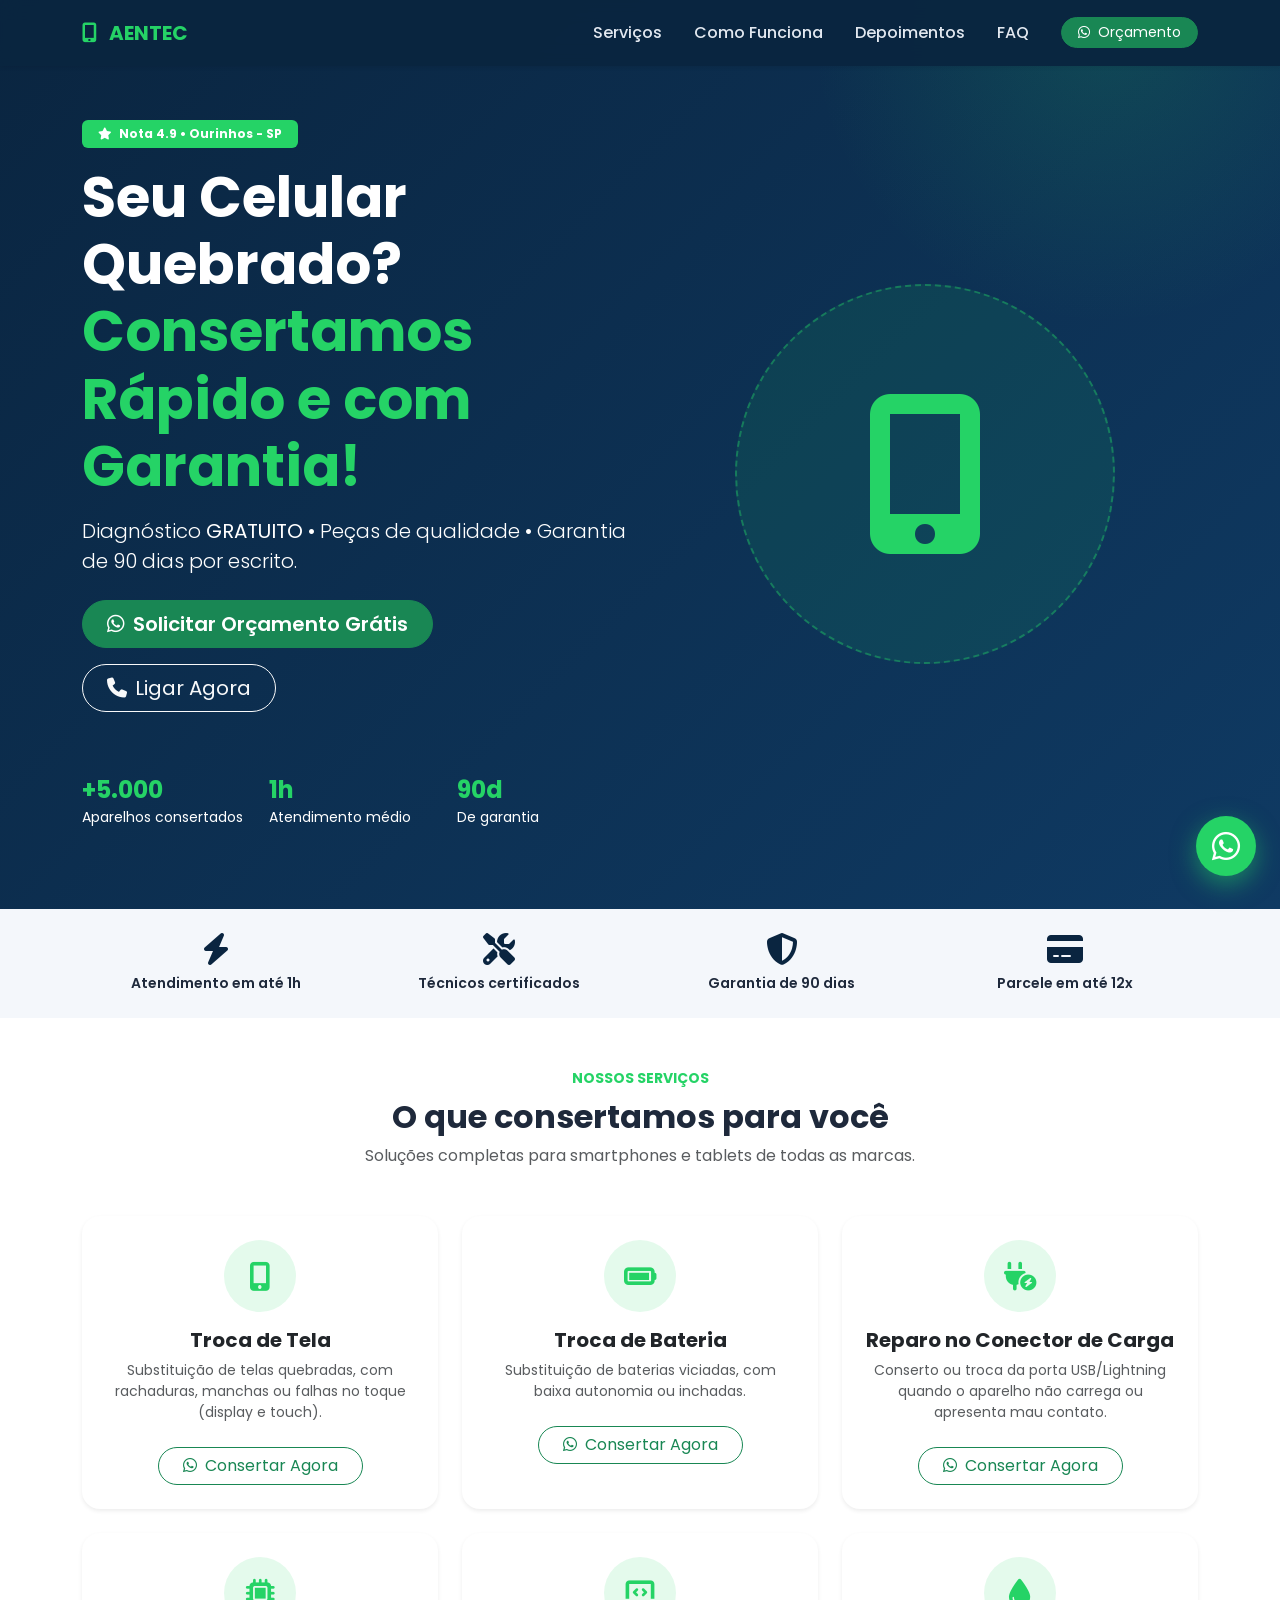
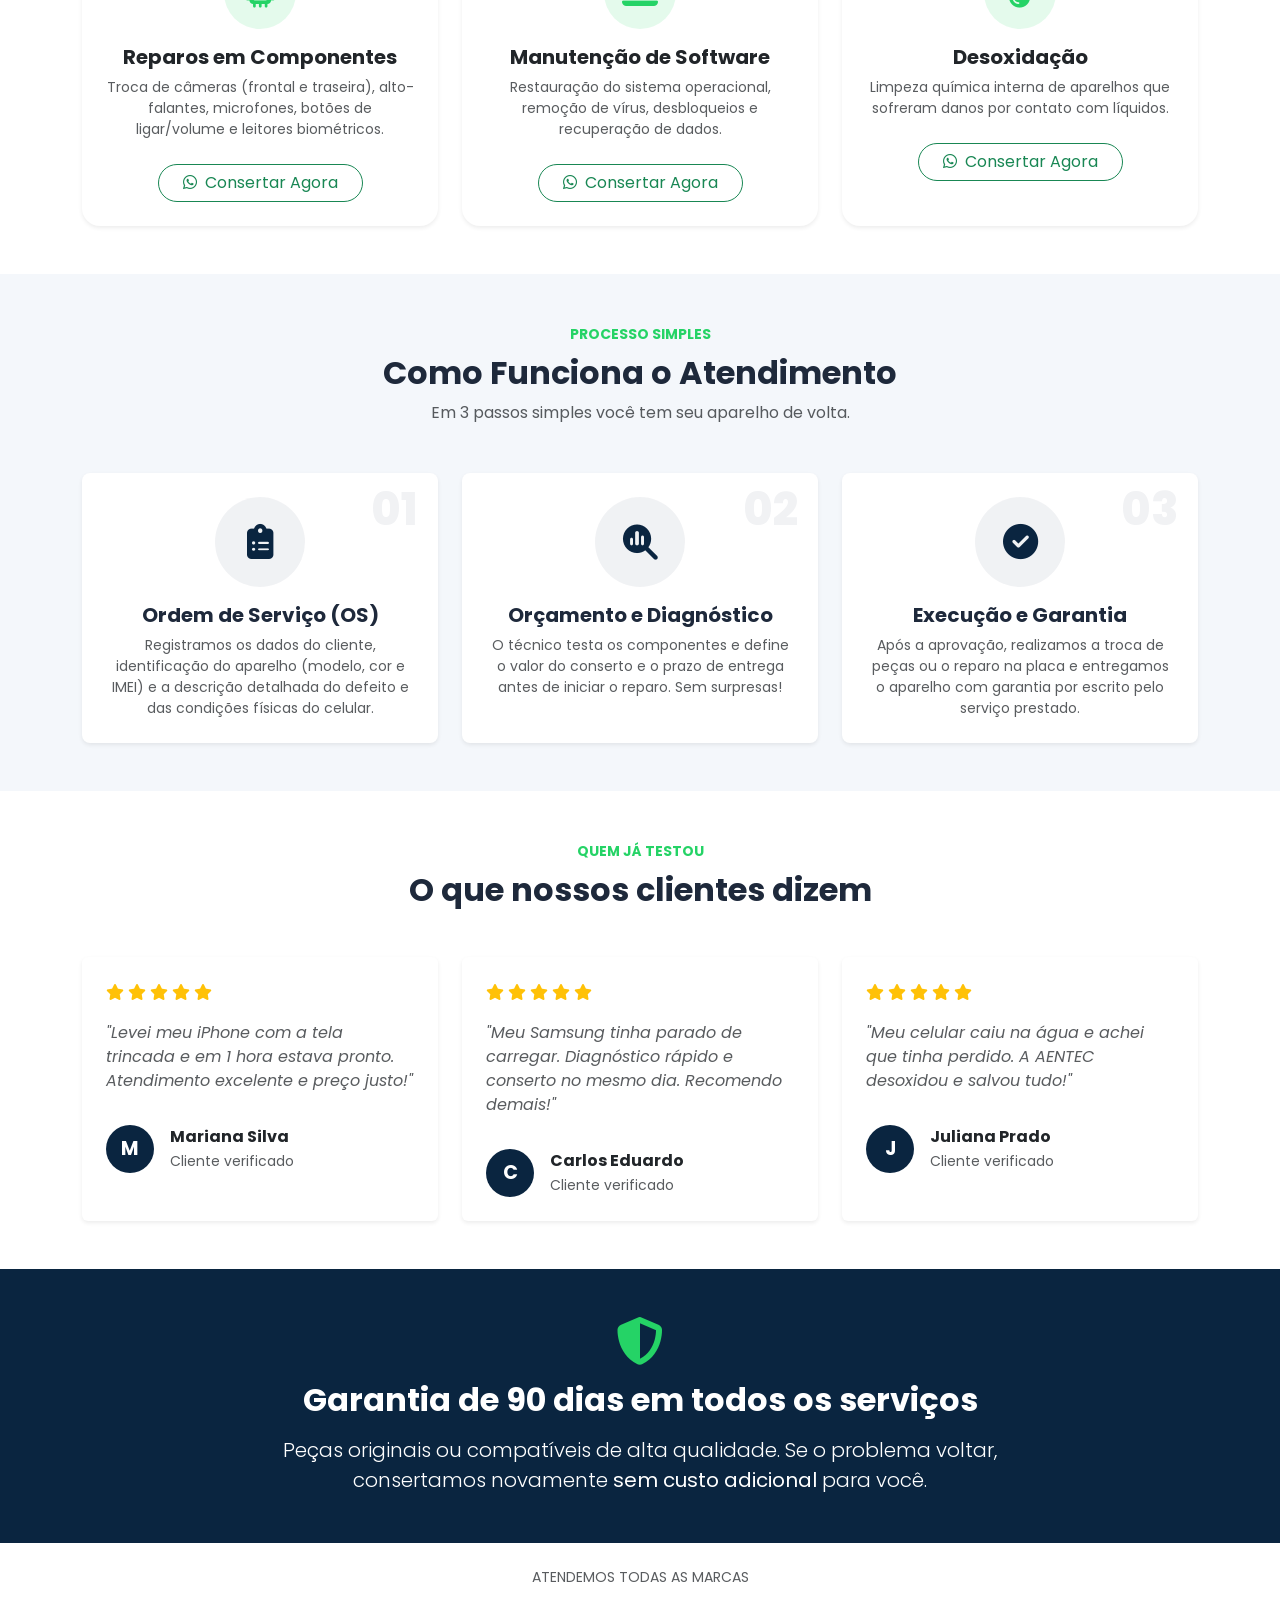
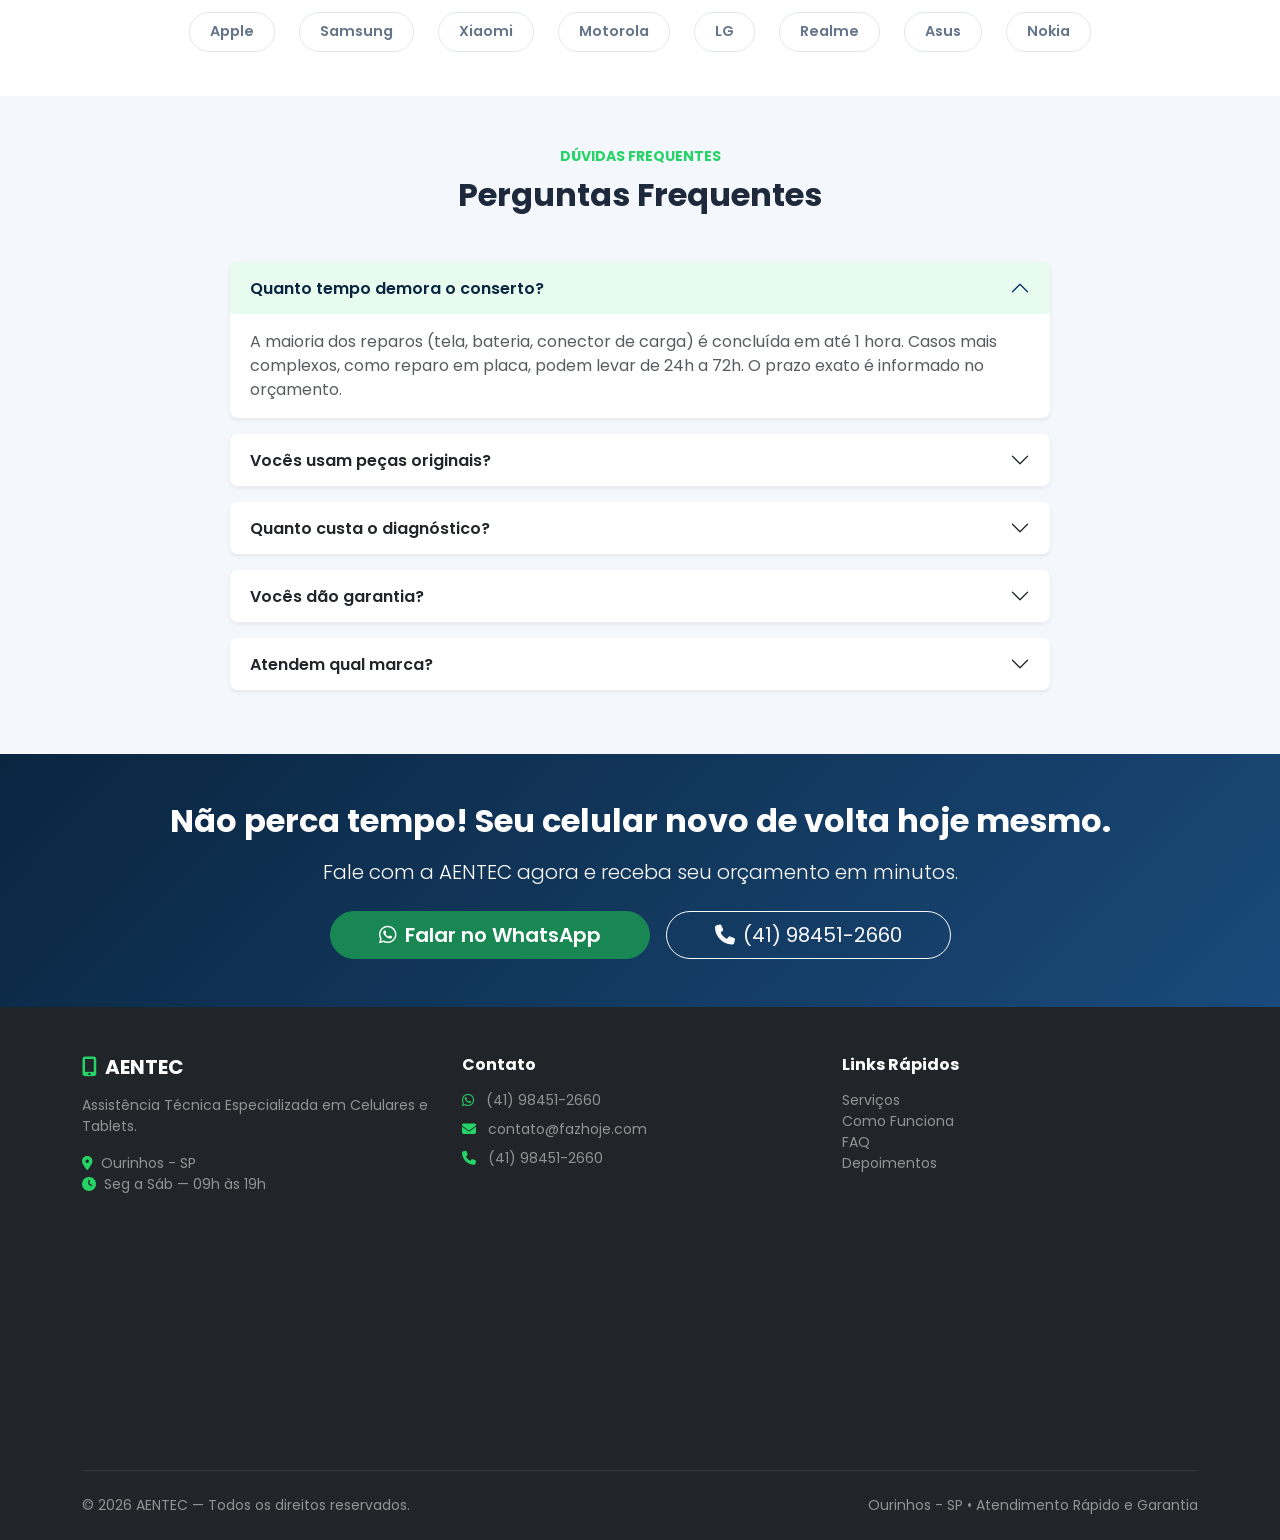
<file: aentec/index.html>
<!DOCTYPE html>
<html lang="pt-BR">
<head>
    <meta charset="UTF-8">
    <meta name="viewport" content="width=device-width, initial-scale=1.0">

    <!-- Google tag (gtag.js) -->
    <script async src="https://www.googletagmanager.com/gtag/js?id=G-NCGCXV54CT"></script>
    <script>
      window.dataLayer = window.dataLayer || [];
      function gtag(){dataLayer.push(arguments);}
      gtag('js', new Date());
      gtag('config', 'G-NCGCXV54CT');
    </script>
    <title>AENTEC — Assistência Técnica de Celulares em Ourinhos - SP</title>
    <meta name="description" content="Conserto de celulares e tablets em Ourinhos - SP. Troca de tela em até 1h, bateria, conector de carga e reparos com diagnóstico grátis e garantia de 90 dias. Fale no WhatsApp!">
    <meta name="keywords" content="assistência técnica celulares Ourinhos, conserto de celular Ourinhos SP, troca de tela celular Ourinhos, conserto iPhone Ourinhos, conserto Samsung Ourinhos, conserto Motorola Xiaomi Ourinhos, reparo conector carga, desoxidação celular, AENTEC, fazhoje">
    <meta name="author" content="AENTEC">
    <meta name="robots" content="index, follow, max-image-preview:large, max-snippet:-1, max-video-preview:-1">

    <!-- Canonical URL -->
    <link rel="canonical" href="https://fazhoje.com/aentec/">

    <!-- Geo Tags para Busca Local -->
    <meta name="geo.region" content="BR-SP">
    <meta name="geo.placename" content="Ourinhos">
    <meta name="geo.position" content="-22.9794;-49.8706">
    <meta name="ICBM" content="-22.9794, -49.8706">

    <!-- Open Graph (WhatsApp, Facebook, LinkedIn) -->
    <meta property="og:type" content="website">
    <meta property="og:site_name" content="AENTEC">
    <meta property="og:title" content="AENTEC — Assistência Técnica de Celulares em Ourinhos - SP">
    <meta property="og:description" content="Conserto de celulares e tablets em Ourinhos - SP. Troca de tela em até 1h, troca de bateria, conector e mais. Diagnóstico grátis e garantia de 90 dias.">
    <meta property="og:url" content="https://fazhoje.com/aentec/">
    <meta property="og:locale" content="pt_BR">
    <meta property="og:image" content="https://fazhoje.com/static/og-brand.png">
    <meta property="og:image:secure_url" content="https://fazhoje.com/static/og-brand.png">
    <meta property="og:image:type" content="image/png">
    <meta property="og:image:width" content="1200">
    <meta property="og:image:height" content="630">
    <meta property="og:image:alt" content="AENTEC — Assistência Técnica Especializada em Ourinhos - SP">

    <!-- Twitter Card -->
    <meta name="twitter:card" content="summary_large_image">
    <meta name="twitter:title" content="AENTEC — Assistência Técnica de Celulares em Ourinhos - SP">
    <meta name="twitter:description" content="Conserto de celulares e tablets em Ourinhos - SP. Diagnóstico grátis e garantia de 90 dias por escrito.">
    <meta name="twitter:image" content="https://fazhoje.com/static/og-brand.png">
    <meta name="twitter:image:alt" content="AENTEC — Celulares e Tablets em Ourinhos">

    <!-- Favicon & Mobile Web App Icons -->
    <link rel="shortcut icon" href="../static/favicon.ico" type="image/x-icon">
    <link rel="icon" type="image/png" sizes="32x32" href="../static/favicon-32x32.png">
    <link rel="icon" type="image/png" sizes="16x16" href="../static/favicon-16x16.png">
    <link rel="apple-touch-icon" sizes="180x180" href="../static/apple-touch-icon.png">
    <link rel="manifest" href="../site.webmanifest">
    <meta name="theme-color" content="#0A2540">
    <meta name="apple-mobile-web-app-capable" content="yes">
    <meta name="apple-mobile-web-app-status-bar-style" content="black-translucent">

    <!-- CSS Preconnect & External CDNs -->
    <link rel="preconnect" href="https://fonts.googleapis.com">
    <link rel="preconnect" href="https://fonts.gstatic.com" crossorigin>
    <link rel="preconnect" href="https://cdn.jsdelivr.net">
    <link rel="preconnect" href="https://cdnjs.cloudflare.com">

    <!-- Bootstrap 5 -->
    <link href="https://cdn.jsdelivr.net/npm/bootstrap@5.3.3/dist/css/bootstrap.min.css" rel="stylesheet">
    <!-- Font Awesome -->
    <link rel="stylesheet" href="https://cdnjs.cloudflare.com/ajax/libs/font-awesome/6.5.2/css/all.min.css">
    <!-- Google Fonts -->
    <link href="https://fonts.googleapis.com/css2?family=Poppins:wght@300;400;500;600;700;800&display=swap" rel="stylesheet">
    <!-- CSS custom -->
    <link rel="stylesheet" href="../static/css/style.css">

    <!-- Schema.org JSON-LD para SEO Estruturado (LocalBusiness + FAQPage) -->
    <script type="application/ld+json">
    {
      "@context": "https://schema.org",
      "@graph": [
        {
          "@type": "LocalBusiness",
          "@id": "https://fazhoje.com/aentec/#localbusiness",
          "name": "AENTEC",
          "alternateName": "AENTEC Assistência Técnica",
          "url": "https://fazhoje.com/aentec/",
          "logo": "https://fazhoje.com/static/og-brand.png",
          "image": "https://fazhoje.com/static/og-brand.png",
          "description": "Assistência técnica especializada em conserto e manutenção de celulares e tablets em Ourinhos - SP. Troca de tela, bateria, conector de carga e reparos com garantia de 90 dias.",
          "telephone": "+5541984512660",
          "email": "contato@fazhoje.com",
          "priceRange": "$$",
          "address": {
            "@type": "PostalAddress",
            "addressLocality": "Ourinhos",
            "addressRegion": "SP",
            "addressCountry": "BR"
          },
          "geo": {
            "@type": "GeoCoordinates",
            "latitude": -22.9794,
            "longitude": -49.8706
          },
          "openingHoursSpecification": [
            {
              "@type": "OpeningHoursSpecification",
              "dayOfWeek": ["Monday", "Tuesday", "Wednesday", "Thursday", "Friday", "Saturday"],
              "opens": "09:00",
              "closes": "19:00"
            }
          ],
          "aggregateRating": {
            "@type": "AggregateRating",
            "ratingValue": "4.9",
            "reviewCount": "127",
            "bestRating": "5",
            "worstRating": "1"
          },
          "makesOffer": [
            {
              "@type": "Offer",
              "itemOffered": {
                "@type": "Service",
                "name": "Troca de Tela",
                "description": "Substituição de telas quebradas, com rachaduras, manchas ou falhas no toque (display e touch)."
              }
            },
            {
              "@type": "Offer",
              "itemOffered": {
                "@type": "Service",
                "name": "Troca de Bateria",
                "description": "Substituição de baterias viciadas, com baixa autonomia ou inchadas."
              }
            },
            {
              "@type": "Offer",
              "itemOffered": {
                "@type": "Service",
                "name": "Reparo no Conector de Carga",
                "description": "Conserto ou troca da porta USB/Lightning quando o aparelho não carrega ou apresenta mau contato."
              }
            },
            {
              "@type": "Offer",
              "itemOffered": {
                "@type": "Service",
                "name": "Reparos em Componentes",
                "description": "Troca de câmeras (frontal e traseira), alto-falantes, microfones, botões de ligar/volume e leitores biométricos."
              }
            },
            {
              "@type": "Offer",
              "itemOffered": {
                "@type": "Service",
                "name": "Manutenção de Software",
                "description": "Restauração do sistema operacional, remoção de vírus, desbloqueios e recuperação de dados."
              }
            },
            {
              "@type": "Offer",
              "itemOffered": {
                "@type": "Service",
                "name": "Desoxidação",
                "description": "Limpeza química interna de aparelhos que sofreram danos por contato com líquidos."
              }
            }
          ]
        },
        {
          "@type": "FAQPage",
          "@id": "https://fazhoje.com/#faq",
          "mainEntity": [
            {
              "@type": "Question",
              "name": "Quanto tempo demora o conserto?",
              "acceptedAnswer": {
                "@type": "Answer",
                "text": "A maioria dos reparos (tela, bateria, conector de carga) é concluída em até 1 hora. Casos mais complexos, como reparo em placa, podem levar de 24h a 72h. O prazo exato é informado no orçamento."
              }
            },
            {
              "@type": "Question",
              "name": "Vocês usam peças originais?",
              "acceptedAnswer": {
                "@type": "Answer",
                "text": "Trabalhamos com peças originais e compatíveis de alta qualidade. Você escolhe a melhor opção para o seu bolso durante o orçamento — sempre com transparência."
              }
            },
            {
              "@type": "Question",
              "name": "Quanto custa o diagnóstico?",
              "acceptedAnswer": {
                "@type": "Answer",
                "text": "O diagnóstico é GRATUITO. Só cobramos pelo reparo após sua aprovação do orçamento."
              }
            },
            {
              "@type": "Question",
              "name": "Vocês dão garantia?",
              "acceptedAnswer": {
                "@type": "Answer",
                "text": "Sim! Todos os serviços têm 90 dias de garantia por escrito. Se o problema voltar, consertamos novamente sem custo."
              }
            },
            {
              "@type": "Question",
              "name": "Atendem qual marca?",
              "acceptedAnswer": {
                "@type": "Answer",
                "text": "Atendemos todas as marcas: Apple, Samsung, Xiaomi, Motorola, LG, Realme, Asus e outras."
              }
            }
          ]
        }
      ]
    }
    </script>
</head>
<body>

<!-- ================= NAVBAR ================= -->
<header>
    <nav class="navbar navbar-expand-lg navbar-dark fixed-top shadow-sm" id="mainNav" aria-label="Navegação Principal">
        <div class="container">
            <a class="navbar-brand fw-bold" href="#home" aria-label="AENTEC Início">
                <i class="fas fa-mobile-screen-button text-brand-accent me-2" aria-hidden="true"></i>
                <span class="text-brand-accent">AENTEC</span>
            </a>
            <button class="navbar-toggler" type="button" data-bs-toggle="collapse" data-bs-target="#navMenu" aria-controls="navMenu" aria-expanded="false" aria-label="Alternar navegação">
                <span class="navbar-toggler-icon"></span>
            </button>
            <div class="collapse navbar-collapse" id="navMenu">
                <ul class="navbar-nav ms-auto mb-2 mb-lg-0 align-items-lg-center">
                    <li class="nav-item"><a class="nav-link" href="#servicos">Serviços</a></li>
                    <li class="nav-item"><a class="nav-link" href="#como-funciona">Como Funciona</a></li>
                    <li class="nav-item"><a class="nav-link" href="#depoimentos">Depoimentos</a></li>
                    <li class="nav-item"><a class="nav-link" href="#faq">FAQ</a></li>
                    <li class="nav-item ms-lg-3">
                        <a href="https://wa.me/5541984512660?text=Olá%20AENTEC!%20Preciso%20de%20um%20orçamento."
                           class="btn btn-success btn-sm rounded-pill px-3" target="_blank" rel="noopener noreferrer">
                            <i class="fab fa-whatsapp me-1" aria-hidden="true"></i> Orçamento
                        </a>
                    </li>
                </ul>
            </div>
        </div>
    </nav>
</header>

<main>
    <!-- ================= HERO ================= -->
    <section id="home" class="hero-section d-flex align-items-center">
        <div class="container">
            <div class="row align-items-center">
                <div class="col-lg-6 text-white hero-content">
                    <span class="badge bg-brand-accent mb-3 px-3 py-2">
                        <i class="fas fa-star me-1" aria-hidden="true"></i> Nota 4.9 • Ourinhos - SP
                    </span>
                    <h1 class="display-4 fw-bold mb-3">
                        Seu Celular Quebrado?<br>
                        <span class="text-brand-accent">Consertamos Rápido e com Garantia!</span>
                    </h1>
                    <p class="lead mb-4">
                        Diagnóstico <strong>GRATUITO</strong> • Peças de qualidade • Garantia de 90 dias por escrito.
                    </p>
                    <div class="d-flex flex-wrap gap-3">
                        <a href="https://wa.me/5541984512660?text=Olá%20AENTEC!%20Quero%20um%20orçamento%20grátis."
                           class="btn btn-success btn-lg rounded-pill px-4 fw-semibold" target="_blank" rel="noopener noreferrer">
                            <i class="fab fa-whatsapp me-2" aria-hidden="true"></i>Solicitar Orçamento Grátis
                        </a>
                        <a href="tel:+5541984512660" class="btn btn-outline-light btn-lg rounded-pill px-4">
                            <i class="fas fa-phone me-2" aria-hidden="true"></i>Ligar Agora
                        </a>
                    </div>
                    <div class="row mt-5 g-3 text-center text-md-start">
                        <div class="col-4">
                            <h4 class="fw-bold text-brand-accent mb-0">+5.000</h4>
                            <small>Aparelhos consertados</small>
                        </div>
                        <div class="col-4">
                            <h4 class="fw-bold text-brand-accent mb-0">1h</h4>
                            <small>Atendimento médio</small>
                        </div>
                        <div class="col-4">
                            <h4 class="fw-bold text-brand-accent mb-0">90d</h4>
                            <small>De garantia</small>
                        </div>
                    </div>
                </div>
                <div class="col-lg-6 text-center hero-illustration d-none d-lg-block">
                    <div class="hero-circle">
                        <i class="fas fa-mobile-screen-button" aria-hidden="true"></i>
                    </div>
                </div>
            </div>
        </div>
    </section>

    <!-- ================= BARRA DE DIFERENCIAIS ================= -->
    <section class="py-4 bg-brand-light">
        <div class="container">
            <div class="row text-center g-3">
                <div class="col-6 col-md-3">
                    <i class="fas fa-bolt fa-2x text-brand-primary mb-2" aria-hidden="true"></i>
                    <p class="mb-0 fw-semibold small">Atendimento em até 1h</p>
                </div>
                <div class="col-6 col-md-3">
                    <i class="fas fa-screwdriver-wrench fa-2x text-brand-primary mb-2" aria-hidden="true"></i>
                    <p class="mb-0 fw-semibold small">Técnicos certificados</p>
                </div>
                <div class="col-6 col-md-3">
                    <i class="fas fa-shield-halved fa-2x text-brand-primary mb-2" aria-hidden="true"></i>
                    <p class="mb-0 fw-semibold small">Garantia de 90 dias</p>
                </div>
                <div class="col-6 col-md-3">
                    <i class="fas fa-credit-card fa-2x text-brand-primary mb-2" aria-hidden="true"></i>
                    <p class="mb-0 fw-semibold small">Parcele em até 12x</p>
                </div>
            </div>
        </div>
    </section>

    <!-- ================= SERVIÇOS ================= -->
    <section id="servicos" class="py-5">
        <div class="container">
            <div class="text-center mb-5">
                <span class="text-brand-accent fw-bold text-uppercase small">Nossos Serviços</span>
                <h2 class="fw-bold mt-2">O que consertamos para você</h2>
                <p class="text-muted">Soluções completas para smartphones e tablets de todas as marcas.</p>
            </div>
            <div class="row g-4">
                <!-- Serviço 1 -->
                <div class="col-md-6 col-lg-4">
                    <div class="card service-card h-100 border-0 shadow-sm">
                        <div class="card-body p-4 text-center">
                            <div class="icon-circle mb-3 mx-auto">
                                <i class="fas fa-mobile-screen-button" aria-hidden="true"></i>
                            </div>
                            <h3 class="h5 fw-bold mb-2">Troca de Tela</h3>
                            <p class="text-muted small mb-4">Substituição de telas quebradas, com rachaduras, manchas ou falhas no toque (display e touch).</p>
                            <a href="https://wa.me/5541984512660?text=Ol%C3%A1%20AENTEC!%20Preciso%20trocar%20a%20tela%20do%20meu%20celular."
                               class="btn btn-outline-success rounded-pill px-4" target="_blank" rel="noopener noreferrer">
                                <i class="fab fa-whatsapp me-1" aria-hidden="true"></i> Consertar Agora
                            </a>
                        </div>
                    </div>
                </div>

                <!-- Serviço 2 -->
                <div class="col-md-6 col-lg-4">
                    <div class="card service-card h-100 border-0 shadow-sm">
                        <div class="card-body p-4 text-center">
                            <div class="icon-circle mb-3 mx-auto">
                                <i class="fas fa-battery-full" aria-hidden="true"></i>
                            </div>
                            <h3 class="h5 fw-bold mb-2">Troca de Bateria</h3>
                            <p class="text-muted small mb-4">Substituição de baterias viciadas, com baixa autonomia ou inchadas.</p>
                            <a href="https://wa.me/5541984512660?text=Ol%C3%A1%20AENTEC!%20Preciso%20trocar%20a%20bateria%20do%20meu%20celular."
                               class="btn btn-outline-success rounded-pill px-4" target="_blank" rel="noopener noreferrer">
                                <i class="fab fa-whatsapp me-1" aria-hidden="true"></i> Consertar Agora
                            </a>
                        </div>
                    </div>
                </div>

                <!-- Serviço 3 -->
                <div class="col-md-6 col-lg-4">
                    <div class="card service-card h-100 border-0 shadow-sm">
                        <div class="card-body p-4 text-center">
                            <div class="icon-circle mb-3 mx-auto">
                                <i class="fas fa-plug-circle-bolt" aria-hidden="true"></i>
                            </div>
                            <h3 class="h5 fw-bold mb-2">Reparo no Conector de Carga</h3>
                            <p class="text-muted small mb-4">Conserto ou troca da porta USB/Lightning quando o aparelho não carrega ou apresenta mau contato.</p>
                            <a href="https://wa.me/5541984512660?text=Ol%C3%A1%20AENTEC!%20Meu%20celular%20n%C3%A3o%20est%C3%A1%20carregando%20direito."
                               class="btn btn-outline-success rounded-pill px-4" target="_blank" rel="noopener noreferrer">
                                <i class="fab fa-whatsapp me-1" aria-hidden="true"></i> Consertar Agora
                            </a>
                        </div>
                    </div>
                </div>

                <!-- Serviço 4 -->
                <div class="col-md-6 col-lg-4">
                    <div class="card service-card h-100 border-0 shadow-sm">
                        <div class="card-body p-4 text-center">
                            <div class="icon-circle mb-3 mx-auto">
                                <i class="fas fa-microchip" aria-hidden="true"></i>
                            </div>
                            <h3 class="h5 fw-bold mb-2">Reparos em Componentes</h3>
                            <p class="text-muted small mb-4">Troca de câmeras (frontal e traseira), alto-falantes, microfones, botões de ligar/volume e leitores biométricos.</p>
                            <a href="https://wa.me/5541984512660?text=Ol%C3%A1%20AENTEC!%20Preciso%20de%20reparo%20em%20um%20componente%20do%20meu%20celular."
                               class="btn btn-outline-success rounded-pill px-4" target="_blank" rel="noopener noreferrer">
                                <i class="fab fa-whatsapp me-1" aria-hidden="true"></i> Consertar Agora
                            </a>
                        </div>
                    </div>
                </div>

                <!-- Serviço 5 -->
                <div class="col-md-6 col-lg-4">
                    <div class="card service-card h-100 border-0 shadow-sm">
                        <div class="card-body p-4 text-center">
                            <div class="icon-circle mb-3 mx-auto">
                                <i class="fas fa-laptop-code" aria-hidden="true"></i>
                            </div>
                            <h3 class="h5 fw-bold mb-2">Manutenção de Software</h3>
                            <p class="text-muted small mb-4">Restauração do sistema operacional, remoção de vírus, desbloqueios e recuperação de dados.</p>
                            <a href="https://wa.me/5541984512660?text=Ol%C3%A1%20AENTEC!%20Preciso%20de%20manuten%C3%A7%C3%A3o%20de%20software%20no%20meu%20celular."
                               class="btn btn-outline-success rounded-pill px-4" target="_blank" rel="noopener noreferrer">
                                <i class="fab fa-whatsapp me-1" aria-hidden="true"></i> Consertar Agora
                            </a>
                        </div>
                    </div>
                </div>

                <!-- Serviço 6 -->
                <div class="col-md-6 col-lg-4">
                    <div class="card service-card h-100 border-0 shadow-sm">
                        <div class="card-body p-4 text-center">
                            <div class="icon-circle mb-3 mx-auto">
                                <i class="fas fa-droplet" aria-hidden="true"></i>
                            </div>
                            <h3 class="h5 fw-bold mb-2">Desoxidação</h3>
                            <p class="text-muted small mb-4">Limpeza química interna de aparelhos que sofreram danos por contato com líquidos.</p>
                            <a href="https://wa.me/5541984512660?text=Ol%C3%A1%20AENTEC!%20Meu%20celular%20molhou,%20preciso%20de%20desoxida%C3%A7%C3%A3o."
                               class="btn btn-outline-success rounded-pill px-4" target="_blank" rel="noopener noreferrer">
                                <i class="fab fa-whatsapp me-1" aria-hidden="true"></i> Consertar Agora
                            </a>
                        </div>
                    </div>
                </div>
            </div>
        </div>
    </section>

    <!-- ================= COMO FUNCIONA ================= -->
    <section id="como-funciona" class="py-5 bg-brand-light">
        <div class="container">
            <div class="text-center mb-5">
                <span class="text-brand-accent fw-bold text-uppercase small">Processo Simples</span>
                <h2 class="fw-bold mt-2">Como Funciona o Atendimento</h2>
                <p class="text-muted">Em 3 passos simples você tem seu aparelho de volta.</p>
            </div>
            <div class="row g-4 position-relative">
                <div class="col-md-4">
                    <div class="step-card text-center p-4 h-100 bg-white rounded-3 shadow-sm position-relative">
                        <div class="step-number" aria-hidden="true">01</div>
                        <div class="icon-circle-lg mb-3 mx-auto">
                            <i class="fas fa-clipboard-list" aria-hidden="true"></i>
                        </div>
                        <h3 class="h5 fw-bold mb-2">Ordem de Serviço (OS)</h3>
                        <p class="text-muted small mb-0">Registramos os dados do cliente, identificação do aparelho (modelo, cor e IMEI) e a descrição detalhada do defeito e das condições físicas do celular.</p>
                    </div>
                </div>
                <div class="col-md-4">
                    <div class="step-card text-center p-4 h-100 bg-white rounded-3 shadow-sm position-relative">
                        <div class="step-number" aria-hidden="true">02</div>
                        <div class="icon-circle-lg mb-3 mx-auto">
                            <i class="fas fa-magnifying-glass-chart" aria-hidden="true"></i>
                        </div>
                        <h3 class="h5 fw-bold mb-2">Orçamento e Diagnóstico</h3>
                        <p class="text-muted small mb-0">O técnico testa os componentes e define o valor do conserto e o prazo de entrega antes de iniciar o reparo. Sem surpresas!</p>
                    </div>
                </div>
                <div class="col-md-4">
                    <div class="step-card text-center p-4 h-100 bg-white rounded-3 shadow-sm position-relative">
                        <div class="step-number" aria-hidden="true">03</div>
                        <div class="icon-circle-lg mb-3 mx-auto">
                            <i class="fas fa-circle-check" aria-hidden="true"></i>
                        </div>
                        <h3 class="h5 fw-bold mb-2">Execução e Garantia</h3>
                        <p class="text-muted small mb-0">Após a aprovação, realizamos a troca de peças ou o reparo na placa e entregamos o aparelho com garantia por escrito pelo serviço prestado.</p>
                    </div>
                </div>
            </div>
        </div>
    </section>

    <!-- ================= DEPOIMENTOS ================= -->
    <section id="depoimentos" class="py-5">
        <div class="container">
            <div class="text-center mb-5">
                <span class="text-brand-accent fw-bold text-uppercase small">Quem já testou</span>
                <h2 class="fw-bold mt-2">O que nossos clientes dizem</h2>
            </div>
            <div class="row g-4">
                <div class="col-md-4">
                    <div class="card border-0 shadow-sm h-100 p-4">
                        <div class="mb-3 text-warning" aria-label="Avaliação 5 estrelas">
                            <i class="fas fa-star" aria-hidden="true"></i>
                            <i class="fas fa-star" aria-hidden="true"></i>
                            <i class="fas fa-star" aria-hidden="true"></i>
                            <i class="fas fa-star" aria-hidden="true"></i>
                            <i class="fas fa-star" aria-hidden="true"></i>
                        </div>
                        <p class="text-muted fst-italic">"Levei meu iPhone com a tela trincada e em 1 hora estava pronto. Atendimento excelente e preço justo!"</p>
                        <div class="d-flex align-items-center mt-3">
                            <div class="avatar-circle me-3">M</div>
                            <div>
                                <strong class="d-block">Mariana Silva</strong>
                                <small class="text-muted">Cliente verificado</small>
                            </div>
                        </div>
                    </div>
                </div>
                <div class="col-md-4">
                    <div class="card border-0 shadow-sm h-100 p-4">
                        <div class="mb-3 text-warning" aria-label="Avaliação 5 estrelas">
                            <i class="fas fa-star" aria-hidden="true"></i>
                            <i class="fas fa-star" aria-hidden="true"></i>
                            <i class="fas fa-star" aria-hidden="true"></i>
                            <i class="fas fa-star" aria-hidden="true"></i>
                            <i class="fas fa-star" aria-hidden="true"></i>
                        </div>
                        <p class="text-muted fst-italic">"Meu Samsung tinha parado de carregar. Diagnóstico rápido e conserto no mesmo dia. Recomendo demais!"</p>
                        <div class="d-flex align-items-center mt-3">
                            <div class="avatar-circle me-3">C</div>
                            <div>
                                <strong class="d-block">Carlos Eduardo</strong>
                                <small class="text-muted">Cliente verificado</small>
                            </div>
                        </div>
                    </div>
                </div>
                <div class="col-md-4">
                    <div class="card border-0 shadow-sm h-100 p-4">
                        <div class="mb-3 text-warning" aria-label="Avaliação 5 estrelas">
                            <i class="fas fa-star" aria-hidden="true"></i>
                            <i class="fas fa-star" aria-hidden="true"></i>
                            <i class="fas fa-star" aria-hidden="true"></i>
                            <i class="fas fa-star" aria-hidden="true"></i>
                            <i class="fas fa-star" aria-hidden="true"></i>
                        </div>
                        <p class="text-muted fst-italic">"Meu celular caiu na água e achei que tinha perdido. A AENTEC desoxidou e salvou tudo!"</p>
                        <div class="d-flex align-items-center mt-3">
                            <div class="avatar-circle me-3">J</div>
                            <div>
                                <strong class="d-block">Juliana Prado</strong>
                                <small class="text-muted">Cliente verificado</small>
                            </div>
                        </div>
                    </div>
                </div>
            </div>
        </div>
    </section>

    <!-- ================= GARANTIA ================= -->
    <section class="py-5 bg-brand-primary text-white">
        <div class="container text-center">
            <i class="fas fa-shield-halved fa-3x text-brand-accent mb-3" aria-hidden="true"></i>
            <h2 class="fw-bold mb-3">Garantia de 90 dias em todos os serviços</h2>
            <p class="lead mb-0 mx-auto" style="max-width: 720px;">
                Peças originais ou compatíveis de alta qualidade. Se o problema voltar, consertamos novamente
                <strong>sem custo adicional</strong> para você.
            </p>
        </div>
    </section>

    <!-- ================= MARCAS ================= -->
    <section class="py-4" aria-label="Marcas atendidas">
        <div class="container">
            <p class="text-center text-muted small text-uppercase mb-4">Atendemos todas as marcas</p>
            <div class="d-flex flex-wrap justify-content-center gap-4">
                <span class="brand-pill">Apple</span>
                <span class="brand-pill">Samsung</span>
                <span class="brand-pill">Xiaomi</span>
                <span class="brand-pill">Motorola</span>
                <span class="brand-pill">LG</span>
                <span class="brand-pill">Realme</span>
                <span class="brand-pill">Asus</span>
                <span class="brand-pill">Nokia</span>
            </div>
        </div>
                <div data-widget data-widget-id="1" style="max-width: 350px; margin: 20px auto;">
                    <!-- Widget será carregado aqui -->
                </div>

                <!-- Script de embed -->
                <script src="https://ajpn.pythonanywhere.com/static/widget.js?v=1.1"></script>
    </section>

    <!-- ================= FAQ ================= -->
    <section id="faq" class="py-5 bg-brand-light">
        <div class="container">
            <div class="text-center mb-5">
                <span class="text-brand-accent fw-bold text-uppercase small">Dúvidas Frequentes</span>
                <h2 class="fw-bold mt-2">Perguntas Frequentes</h2>
            </div>
            <div class="accordion mx-auto" id="faqAccordion" style="max-width: 820px;">
                <div class="accordion-item border-0 shadow-sm mb-3 rounded-3 overflow-hidden">
                    <h3 class="accordion-header" id="headingOne">
                        <button class="accordion-button fw-semibold" type="button" data-bs-toggle="collapse" data-bs-target="#faq1" aria-expanded="true" aria-controls="faq1">
                            Quanto tempo demora o conserto?
                        </button>
                    </h3>
                    <div id="faq1" class="accordion-collapse collapse show" aria-labelledby="headingOne" data-bs-parent="#faqAccordion">
                        <div class="accordion-body text-muted">
                            A maioria dos reparos (tela, bateria, conector de carga) é concluída em até 1 hora. Casos mais complexos, como reparo em placa, podem levar de 24h a 72h. O prazo exato é informado no orçamento.
                        </div>
                    </div>
                </div>

                <div class="accordion-item border-0 shadow-sm mb-3 rounded-3 overflow-hidden">
                    <h3 class="accordion-header" id="headingTwo">
                        <button class="accordion-button collapsed fw-semibold" type="button" data-bs-toggle="collapse" data-bs-target="#faq2" aria-expanded="false" aria-controls="faq2">
                            Vocês usam peças originais?
                        </button>
                    </h3>
                    <div id="faq2" class="accordion-collapse collapse" aria-labelledby="headingTwo" data-bs-parent="#faqAccordion">
                        <div class="accordion-body text-muted">
                            Trabalhamos com peças originais e compatíveis de alta qualidade. Você escolhe a melhor opção para o seu bolso durante o orçamento — sempre com transparência.
                        </div>
                    </div>
                </div>

                <div class="accordion-item border-0 shadow-sm mb-3 rounded-3 overflow-hidden">
                    <h3 class="accordion-header" id="headingThree">
                        <button class="accordion-button collapsed fw-semibold" type="button" data-bs-toggle="collapse" data-bs-target="#faq3" aria-expanded="false" aria-controls="faq3">
                            Quanto custa o diagnóstico?
                        </button>
                    </h3>
                    <div id="faq3" class="accordion-collapse collapse" aria-labelledby="headingThree" data-bs-parent="#faqAccordion">
                        <div class="accordion-body text-muted">
                            O diagnóstico é GRATUITO. Só cobramos pelo reparo após sua aprovação do orçamento.
                        </div>
                    </div>
                </div>

                <div class="accordion-item border-0 shadow-sm mb-3 rounded-3 overflow-hidden">
                    <h3 class="accordion-header" id="headingFour">
                        <button class="accordion-button collapsed fw-semibold" type="button" data-bs-toggle="collapse" data-bs-target="#faq4" aria-expanded="false" aria-controls="faq4">
                            Vocês dão garantia?
                        </button>
                    </h3>
                    <div id="faq4" class="accordion-collapse collapse" aria-labelledby="headingFour" data-bs-parent="#faqAccordion">
                        <div class="accordion-body text-muted">
                            Sim! Todos os serviços têm 90 dias de garantia por escrito. Se o problema voltar, consertamos novamente sem custo.
                        </div>
                    </div>
                </div>

                <div class="accordion-item border-0 shadow-sm mb-3 rounded-3 overflow-hidden">
                    <h3 class="accordion-header" id="headingFive">
                        <button class="accordion-button collapsed fw-semibold" type="button" data-bs-toggle="collapse" data-bs-target="#faq5" aria-expanded="false" aria-controls="faq5">
                            Atendem qual marca?
                        </button>
                    </h3>
                    <div id="faq5" class="accordion-collapse collapse" aria-labelledby="headingFive" data-bs-parent="#faqAccordion">
                        <div class="accordion-body text-muted">
                            Atendemos todas as marcas: Apple, Samsung, Xiaomi, Motorola, LG, Realme, Asus e outras.
                        </div>
                    </div>
                </div>
            </div>
        </div>
    </section>

    <!-- ================= CTA FINAL ================= -->
    <section class="py-5 cta-final text-white">
        <div class="container text-center">
            <h2 class="fw-bold mb-3">Não perca tempo! Seu celular novo de volta hoje mesmo.</h2>
            <p class="lead mb-4">Fale com a AENTEC agora e receba seu orçamento em minutos.</p>
            <div class="d-flex flex-wrap justify-content-center gap-3">
                <a href="https://wa.me/5541984512660?text=Olá%20AENTEC!%20Quero%20um%20orçamento."
                   class="btn btn-success btn-lg rounded-pill px-5 fw-semibold" target="_blank" rel="noopener noreferrer">
                    <i class="fab fa-whatsapp me-2" aria-hidden="true"></i>Falar no WhatsApp
                </a>
                <a href="tel:+5541984512660" class="btn btn-outline-light btn-lg rounded-pill px-5">
                    <i class="fas fa-phone me-2" aria-hidden="true"></i>(41) 98451-2660
                </a>
            </div>
        </div>
    </section>
</main>

<!-- ================= RODAPÉ ================= -->
<footer class="pt-5 pb-4 bg-dark text-white-50">
    <div class="container">
        <div class="row g-4">
            <div class="col-md-4">
                <h4 class="text-white fw-bold h5">
                    <i class="fas fa-mobile-screen-button text-brand-accent me-2" aria-hidden="true"></i>AENTEC
                </h4>
                <p class="small mt-3">Assistência Técnica Especializada em Celulares e Tablets.</p>
                <p class="small mb-0"><i class="fas fa-map-marker-alt me-2 text-brand-accent" aria-hidden="true"></i>Ourinhos - SP</p>
                <p class="small mb-0"><i class="fas fa-clock me-2 text-brand-accent" aria-hidden="true"></i>Seg a Sáb — 09h às 19h</p>
            </div>
            <div class="col-md-4">
                <h4 class="text-white fw-bold mb-3 h6">Contato</h4>
                <p class="small mb-2">
                    <i class="fab fa-whatsapp me-2 text-brand-accent" aria-hidden="true"></i>
                    <a href="https://wa.me/5541984512660" class="text-white-50 text-decoration-none" target="_blank" rel="noopener noreferrer">
                        (41) 98451-2660
                    </a>
                </p>
                <p class="small mb-2">
                    <i class="fas fa-envelope me-2 text-brand-accent" aria-hidden="true"></i>
                    <a href="mailto:contato@fazhoje.com" class="text-white-50 text-decoration-none">contato@fazhoje.com</a>
                </p>
                <p class="small mb-0">
                    <i class="fas fa-phone me-2 text-brand-accent" aria-hidden="true"></i>
                    <a href="tel:+5541984512660" class="text-white-50 text-decoration-none">(41) 98451-2660</a>
                </p>
            </div>
            <div class="col-md-4">
                <h4 class="text-white fw-bold mb-3 h6">Links Rápidos</h4>
                <ul class="list-unstyled small">
                    <li><a href="#servicos" class="text-white-50 text-decoration-none">Serviços</a></li>
                    <li><a href="#como-funciona" class="text-white-50 text-decoration-none">Como Funciona</a></li>
                    <li><a href="#faq" class="text-white-50 text-decoration-none">FAQ</a></li>
                    <li><a href="#depoimentos" class="text-white-50 text-decoration-none">Depoimentos</a></li>
                </ul>
            </div>
        </div>

        <!-- Mapa -->
        <div class="mt-4 rounded-3 overflow-hidden">
            <iframe
                src="https://www.google.com/maps?q=Ourinhos,SP&output=embed"
                width="100%" height="220" style="border:0;" loading="lazy"
                referrerpolicy="no-referrer-when-downgrade" title="Localização AENTEC Ourinhos SP"></iframe>
        </div>

        <hr class="border-secondary my-4">
        <div class="d-flex flex-wrap justify-content-between small">
            <span>© <span id="currentYear">2026</span> AENTEC — Todos os direitos reservados.</span>
            <span>Ourinhos - SP • Atendimento Rápido e Garantia</span>
        </div>
    </div>
</footer>

<!-- Botão flutuante WhatsApp -->
<a href="https://wa.me/5541984512660?text=Olá%20AENTEC!%20Preciso%20de%20ajuda."
   class="whatsapp-float" aria-label="Falar no WhatsApp" target="_blank" rel="noopener noreferrer">
    <i class="fab fa-whatsapp" aria-hidden="true"></i>
</a>

<!-- Scripts -->
<script src="https://cdn.jsdelivr.net/npm/bootstrap@5.3.3/dist/js/bootstrap.bundle.min.js"></script>
<script src="../static/js/main.js"></script>
<script>
    // Atualiza automaticamente o ano no rodapé
    const yearSpan = document.getElementById('currentYear');
    if (yearSpan) {
        yearSpan.textContent = new Date().getFullYear();
    }
</script>
</body>
</html>
</file>
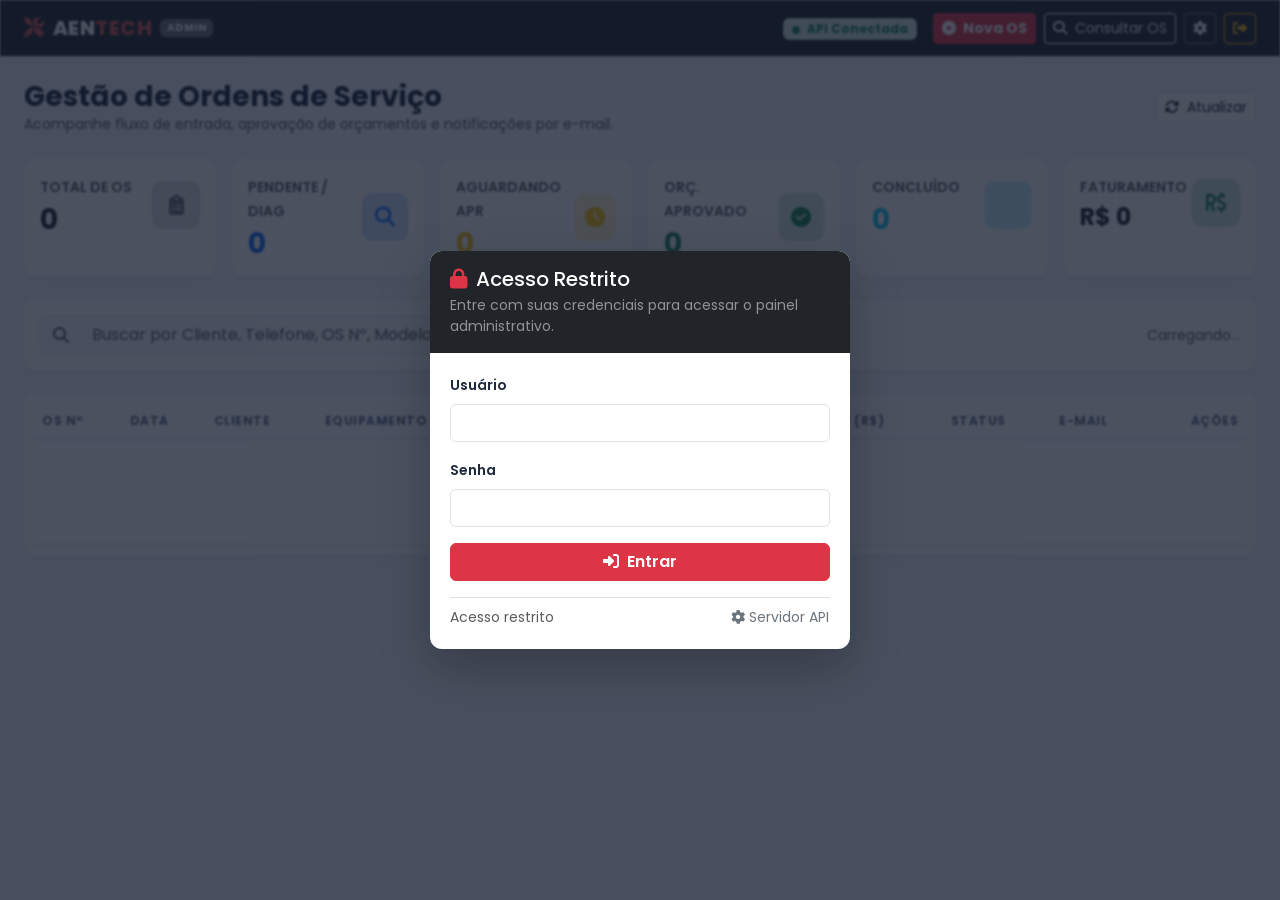
<file: admin.html>
<!DOCTYPE html>
<html lang="pt-BR">
<head>
    <meta charset="UTF-8">
    <meta name="viewport" content="width=device-width, initial-scale=1.0">
    <title>Painel Admin — AENTECH Gestão de OS</title>
    <!-- Favicon -->
    <link rel="shortcut icon" href="https://aen.pythonanywhere.com/static/favicon.ico" type="image/x-icon">
    <!-- Bootstrap 5 CSS -->
    <link href="https://cdn.jsdelivr.net/npm/bootstrap@5.3.3/dist/css/bootstrap.min.css" rel="stylesheet">
    <!-- Font Awesome -->
    <link rel="stylesheet" href="https://cdnjs.cloudflare.com/ajax/libs/font-awesome/6.5.2/css/all.min.css">
    <!-- Google Fonts -->
    <link rel="preconnect" href="https://fonts.googleapis.com">
    <link href="https://fonts.googleapis.com/css2?family=Poppins:wght@300;400;500;600;700&display=swap" rel="stylesheet">

    <style>
        body {
            font-family: 'Poppins', sans-serif;
            background-color: #f1f5f9;
            color: #1e293b;
        }

        .navbar-brand {
            font-weight: 800;
            letter-spacing: 0.5px;
        }

        .brand-accent {
            color: #d9534f;
        }

        /* KPI Cards */
        .kpi-card {
            border: none;
            border-radius: 10px;
            box-shadow: 0 4px 12px rgba(0,0,0,0.04);
            transition: transform 0.2s ease, box-shadow 0.2s ease;
        }
        .kpi-card:hover {
            transform: translateY(-3px);
            box-shadow: 0 6px 16px rgba(0,0,0,0.08);
        }
        .kpi-icon {
            width: 48px;
            height: 48px;
            border-radius: 10px;
            display: flex;
            align-items: center;
            justify-content: center;
            font-size: 20px;
        }

        /* Status Badges */
        .badge-status {
            font-size: 0.75rem;
            padding: 5px 10px;
            border-radius: 20px;
            font-weight: 600;
            text-transform: uppercase;
            display: inline-block;
        }
        .bg-status-pendente { background-color: #fef3c7; color: #b45309; }
        .bg-status-diagnostico { background-color: #e0f2fe; color: #0369a1; }
        .bg-status-aguardando { background-color: #ffedd5; color: #c2410c; }
        .bg-status-aprovado { background-color: #dcfce7; color: #15803d; }
        .bg-status-reparo { background-color: #f3e8ff; color: #7e22ce; }
        .bg-status-concluido { background-color: #ccfbf1; color: #0f766e; }
        .bg-status-entregue { background-color: #e2e8f0; color: #334155; }
        .bg-status-cancelado { background-color: #fee2e2; color: #b91c1c; }

        /* Tabela */
        .table-responsive {
            background: #fff;
            border-radius: 10px;
            box-shadow: 0 4px 12px rgba(0,0,0,0.04);
            padding: 10px;
        }
        .table th {
            font-size: 0.75rem;
            text-transform: uppercase;
            letter-spacing: 0.5px;
            color: #64748b;
            border-bottom: 2px solid #e2e8f0;
        }
        .table td {
            vertical-align: middle;
            font-size: 0.85rem;
        }

        /* Toast Container */
        .toast-container {
            position: fixed;
            top: 20px;
            right: 20px;
            z-index: 1090;
        }

        /* Login overlay */
        .login-overlay {
            position: fixed;
            inset: 0;
            background: rgba(15, 23, 42, 0.75);
            display: none;
            align-items: center;
            justify-content: center;
            z-index: 2000;
            padding: 1rem;
        }
        .login-overlay.active { display: flex; }
        .login-card {
            width: 100%;
            max-width: 420px;
            background: #fff;
            border-radius: 12px;
            box-shadow: 0 20px 50px rgba(0,0,0,0.25);
            overflow: hidden;
        }
        .login-header {
            background: #212529;
            color: #fff;
            padding: 1rem 1.25rem;
        }
        .login-body { padding: 1.25rem; }
        .app-locked { filter: blur(1px); pointer-events: none; user-select: none; }
        .modal { z-index: 2050 !important; }
        .modal-backdrop { z-index: 2040 !important; }
    </style>
</head>
<body>

    <!-- LOGIN OVERLAY -->
    <div id="loginOverlay" class="login-overlay" aria-hidden="true">
        <div class="login-card">
            <div class="login-header">
                <h5 class="mb-1"><i class="fas fa-lock me-2 text-danger"></i>Acesso Restrito</h5>
                <div class="small text-white-50">Entre com suas credenciais para acessar o painel administrativo.</div>
            </div>
            <div class="login-body">
                <form id="loginForm">
                    <div class="mb-3">
                        <label for="loginUsername" class="form-label small fw-semibold">Usuário</label>
                        <input type="text" class="form-control" id="loginUsername" autocomplete="username" required>
                    </div>
                    <div class="mb-3">
                        <label for="loginSenha" class="form-label small fw-semibold">Senha</label>
                        <input type="password" class="form-control" id="loginSenha" autocomplete="current-password" required>
                    </div>
                    <div id="loginErro" class="alert alert-danger py-2 small d-none mb-3"></div>
                    <button type="submit" class="btn btn-danger w-100 fw-semibold" id="btnLogin">
                        <i class="fas fa-right-to-bracket me-1"></i> Entrar
                    </button>
                </form>
                <div class="d-flex justify-content-between align-items-center mt-3 pt-2 border-top">
                    <span class="small text-muted">Acesso restrito</span>
                    <button type="button" class="btn btn-sm btn-link text-decoration-none text-secondary p-0" id="btnLoginConfigApi" title="Configurar URL da API">
                        <i class="fas fa-gear me-1"></i>Servidor API
                    </button>
                </div>
            </div>
        </div>
    </div>

    <div id="appShell">
    <!-- NAVBAR -->
    <nav class="navbar navbar-expand-lg navbar-dark bg-dark sticky-top shadow-sm">
        <div class="container-fluid px-4">
            <a class="navbar-brand d-flex align-items-center" href="admin.html">
                <i class="fas fa-screwdriver-wrench brand-accent me-2"></i>
                <span>AEN<span class="brand-accent">TECH</span></span>
                <span class="badge bg-secondary ms-2" style="font-size: 0.65rem;">ADMIN</span>
            </a>
            <button class="navbar-toggler" type="button" data-bs-toggle="collapse" data-bs-target="#navContent">
                <span class="navbar-toggler-icon"></span>
            </button>
            <div class="collapse navbar-collapse" id="navContent">
                <ul class="navbar-nav ms-auto align-items-center gap-2">
                    <li class="nav-item">
                        <span id="apiStatusBadge" class="badge bg-success-subtle text-success border border-success-subtle px-2 py-1" style="font-size: 0.75rem;">
                            <i class="fas fa-circle text-success me-1" style="font-size: 8px;"></i> API Conectada
                        </span>
                    </li>
                    <li class="nav-item">
                        <span id="usuarioBadge" class="badge bg-light text-dark border px-2 py-1 d-none" style="font-size: 0.75rem;"></span>
                    </li>
                    <li class="nav-item">
                        <a href="ordem-de-servico.html" class="btn btn-danger btn-sm text-white fw-bold">
                            <i class="fas fa-plus-circle me-1"></i> Nova OS
                        </a>
                    </li>
                    <li class="nav-item">
                        <a href="consultar-os.html" class="btn btn-outline-light btn-sm" target="_blank">
                            <i class="fas fa-search me-1"></i> Consultar OS
                        </a>
                    </li>
                    <li class="nav-item">
                        <button class="btn btn-outline-secondary btn-sm text-light" data-bs-toggle="modal" data-bs-target="#modalConfig" title="Configurações da API">
                            <i class="fas fa-gear"></i>
                        </button>
                    </li>
                    <li class="nav-item">
                        <button class="btn btn-outline-warning btn-sm" id="btnLogout" title="Sair">
                            <i class="fas fa-right-from-bracket"></i>
                        </button>
                    </li>
                </ul>
            </div>
        </div>
    </nav>

    <!-- CONTEÚDO PRINCIPAL -->
    <div class="container-fluid px-4 py-4">

        <!-- CABEÇALHO DO DASHBOARD -->
        <div class="d-flex justify-content-between align-items-center mb-4 flex-wrap gap-2">
            <div>
                <h3 class="fw-bold mb-0">Gestão de Ordens de Serviço</h3>
                <p class="text-muted small mb-0">Acompanhe fluxo de entrada, aprovação de orçamentos e notificações por e-mail.</p>
            </div>
            <div class="d-flex gap-2">
                <button class="btn btn-white border bg-white btn-sm" id="btnRecarregar" title="Atualizar dados">
                    <i class="fas fa-rotate me-1"></i> Atualizar
                </button>
            </div>
        </div>

        <!-- CARDS KPI DE RESUMO -->
        <div class="row g-3 mb-4">
            <div class="col-6 col-md-4 col-lg-2">
                <div class="card kpi-card p-3 bg-white h-100">
                    <div class="d-flex align-items-center justify-content-between">
                        <div>
                            <span class="text-muted small fw-semibold">TOTAL DE OS</span>
                            <h3 class="fw-bold mb-0 mt-1" id="kpiTotal">0</h3>
                        </div>
                        <div class="kpi-icon bg-secondary-subtle text-secondary">
                            <i class="fas fa-clipboard-list"></i>
                        </div>
                    </div>
                </div>
            </div>
            <div class="col-6 col-md-4 col-lg-2">
                <div class="card kpi-card p-3 bg-white h-100">
                    <div class="d-flex align-items-center justify-content-between">
                        <div>
                            <span class="text-muted small fw-semibold">PENDENTE / DIAG</span>
                            <h3 class="fw-bold mb-0 mt-1 text-primary" id="kpiDiagnostico">0</h3>
                        </div>
                        <div class="kpi-icon bg-primary-subtle text-primary">
                            <i class="fas fa-magnifying-glass"></i>
                        </div>
                    </div>
                </div>
            </div>
            <div class="col-6 col-md-4 col-lg-2">
                <div class="card kpi-card p-3 bg-white h-100">
                    <div class="d-flex align-items-center justify-content-between">
                        <div>
                            <span class="text-muted small fw-semibold">AGUARDANDO APR</span>
                            <h3 class="fw-bold mb-0 mt-1 text-warning" id="kpiAguardando">0</h3>
                        </div>
                        <div class="kpi-icon bg-warning-subtle text-warning">
                            <i class="fas fa-clock"></i>
                        </div>
                    </div>
                </div>
            </div>
            <div class="col-6 col-md-4 col-lg-2">
                <div class="card kpi-card p-3 bg-white h-100">
                    <div class="d-flex align-items-center justify-content-between">
                        <div>
                            <span class="text-muted small fw-semibold">ORÇ. APROVADO</span>
                            <h3 class="fw-bold mb-0 mt-1 text-success" id="kpiAprovados">0</h3>
                        </div>
                        <div class="kpi-icon bg-success-subtle text-success">
                            <i class="fas fa-circle-check"></i>
                        </div>
                    </div>
                </div>
            </div>
            <div class="col-6 col-md-4 col-lg-2">
                <div class="card kpi-card p-3 bg-white h-100">
                    <div class="d-flex align-items-center justify-content-between">
                        <div>
                            <span class="text-muted small fw-semibold">CONCLUÍDO</span>
                            <h3 class="fw-bold mb-0 mt-1 text-info" id="kpiConcluidos">0</h3>
                        </div>
                        <div class="kpi-icon bg-info-subtle text-info">
                            <i class="fas fa-box-check"></i>
                        </div>
                    </div>
                </div>
            </div>
            <div class="col-6 col-md-4 col-lg-2">
                <div class="card kpi-card p-3 bg-white h-100">
                    <div class="d-flex align-items-center justify-content-between">
                        <div>
                            <span class="text-muted small fw-semibold">FATURAMENTO</span>
                            <h4 class="fw-bold mb-0 mt-1 text-dark" id="kpiFaturamento">R$ 0</h4>
                        </div>
                        <div class="kpi-icon bg-success-subtle text-success">
                            <i class="fas fa-brazilian-real-sign"></i>
                        </div>
                    </div>
                </div>
            </div>
        </div>

        <!-- FILTROS E BUSCA -->
        <div class="card border-0 shadow-sm p-3 mb-4 bg-white rounded-3">
            <div class="row g-2 align-items-center">
                <div class="col-md-6 col-lg-5">
                    <div class="input-group">
                        <span class="input-group-text bg-light border-end-0"><i class="fas fa-search text-muted"></i></span>
                        <input type="text" class="form-control bg-light border-start-0" id="inputBusca" placeholder="Buscar por Cliente, Telefone, OS Nº, Modelo ou IMEI...">
                    </div>
                </div>
                <div class="col-md-4 col-lg-3">
                    <select class="form-select" id="filtroStatus">
                        <option value="">Todos os Status</option>
                        <option value="Pendente">Pendente</option>
                        <option value="Em Diagnóstico">Em Diagnóstico</option>
                        <option value="Aguardando Aprovação">Aguardando Aprovação</option>
                        <option value="Aprovado">Orçamento Aprovado</option>
                        <option value="Em Reparo">Em Reparo</option>
                        <option value="Concluído">Concluído</option>
                        <option value="Entregue">Entregue</option>
                        <option value="Cancelado">Cancelado</option>
                    </select>
                </div>
                <div class="col-md-2 col-lg-2 text-end ms-auto">
                    <span class="text-muted small" id="contadorRegistros">Carregando...</span>
                </div>
            </div>
        </div>

        <!-- TABELA DE ORDENS DE SERVIÇO -->
        <div class="table-responsive">
            <table class="table table-hover align-middle mb-0" id="tabelaOS">
                <thead>
                    <tr>
                        <th>OS Nº</th>
                        <th>Data</th>
                        <th>Cliente</th>
                        <th>Equipamento</th>
                        <th>Problemas Reportados</th>
                        <th>Valor (R$)</th>
                        <th>Status</th>
                        <th>E-mail</th>
                        <th class="text-end">Ações</th>
                    </tr>
                </thead>
                <tbody id="listaOS">
                    <tr>
                        <td colspan="9" class="text-center py-4 text-muted">
                            <i class="fas fa-spinner fa-spin fa-2x mb-2 d-block"></i>
                            Carregando Ordens de Serviço...
                        </td>
                    </tr>
                </tbody>
            </table>
        </div>

    </div>

    <!-- MODAL: ATUALIZAR STATUS E ORÇAMENTO -->
    <div class="modal fade" id="modalStatus" tabindex="-1" aria-labelledby="modalStatusLabel" aria-hidden="true">
        <div class="modal-dialog">
            <div class="modal-content">
                <div class="modal-header bg-dark text-white">
                    <h5 class="modal-title fs-6" id="modalStatusLabel"><i class="fas fa-pen-to-square me-2"></i> Atualizar Ordem de Serviço</h5>
                    <button type="button" class="btn-close btn-close-white" data-bs-dismiss="modal" aria-label="Fechar"></button>
                </div>
                <div class="modal-body">
                    <input type="hidden" id="modalOsId">

                    <div class="mb-3">
                        <label class="form-label fw-semibold small text-muted">Ordem de Serviço:</label>
                        <div class="fw-bold fs-5" id="modalOsNumero">OS-XXXX</div>
                        <div class="small text-muted" id="modalClienteAparelho">Cliente | Aparelho</div>
                    </div>

                    <div class="mb-3">
                        <label for="modalSelectStatus" class="form-label fw-semibold small">Status do Reparo:</label>
                        <select class="form-select" id="modalSelectStatus">
                            <option value="Pendente">Pendente</option>
                            <option value="Em Diagnóstico">Em Diagnóstico</option>
                            <option value="Aguardando Aprovação">Aguardando Aprovação</option>
                            <option value="Orçamento Aprovado">Orçamento Aprovado (Dispara E-mail)</option>
                            <option value="Em Reparo">Em Reparo</option>
                            <option value="Concluído">Concluído (Pronto p/ Retirada)</option>
                            <option value="Entregue">Entregue</option>
                            <option value="Cancelado">Cancelado</option>
                        </select>
                    </div>

                    <div class="mb-3">
                        <label for="modalInputValor" class="form-label fw-semibold small">Valor do Reparo (R$):</label>
                        <input type="text" class="form-control" id="modalInputValor" placeholder="Ex: 180,00">
                    </div>

                    <div class="mb-3">
                        <label for="modalInputLaudo" class="form-label fw-semibold small">Laudo Técnico / Observações:</label>
                        <textarea class="form-control" id="modalInputLaudo" rows="2" placeholder="Diagnóstico do técnico, peças a substituir, etc."></textarea>
                    </div>

                    <div class="form-check p-3 bg-light rounded border mb-2">
                        <input class="form-check-input" type="checkbox" id="modalCheckNotificarEmail" checked>
                        <label class="form-check-label small" for="modalCheckNotificarEmail">
                            <strong>Notificar cliente por e-mail via SMTP</strong><br>
                            <span class="text-muted" style="font-size: 11px;">Envia confirmação oficial com valor, garantia de 90 dias e link para contato.</span>
                        </label>
                    </div>
                </div>
                <div class="modal-footer">
                    <button type="button" class="btn btn-secondary btn-sm" data-bs-dismiss="modal">Cancelar</button>
                    <button type="button" class="btn btn-primary btn-sm fw-bold" id="btnSalvarModalStatus">
                        <i class="fas fa-save me-1"></i> Salvar Alterações
                    </button>
                </div>
            </div>
        </div>
    </div>

    </div><!-- /appShell -->

    <!-- MODAL: CONFIGURAÇÃO DA API -->
    <div class="modal fade" id="modalConfig" tabindex="-1" aria-labelledby="modalConfigLabel" aria-hidden="true">
        <div class="modal-dialog">
            <div class="modal-content">
                <div class="modal-header bg-dark text-white">
                    <h5 class="modal-title fs-6" id="modalConfigLabel"><i class="fas fa-gear me-2"></i> Configurações da API REST</h5>
                    <button type="button" class="btn-close btn-close-white" data-bs-dismiss="modal" aria-label="Fechar"></button>
                </div>
                <div class="modal-body">
                    <div class="mb-3">
                        <label for="configApiUrl" class="form-label fw-semibold small">Endpoint da API REST Flask:</label>
                        <input type="text" class="form-control" id="configApiUrl" placeholder="https://aen.pythonanywhere.com">
                        <div class="form-text small">
                            Padrão: <code>https://aen.pythonanywhere.com</code>. Para testes locais, use <code>http://localhost:5000</code>.
                        </div>
                    </div>
                    <div class="d-flex gap-2 mb-3">
                        <button type="button" class="btn btn-outline-secondary btn-sm" id="btnTestarConexao">
                            <i class="fas fa-network-wired me-1"></i> Testar Conexão
                        </button>
                        <button type="button" class="btn btn-outline-danger btn-sm" id="btnResetApiUrl">
                            Restaurar Padrão
                        </button>
                    </div>
                    <div id="resultadoTesteConexao" class="alert alert-secondary small d-none mb-0"></div>
                </div>
                <div class="modal-footer">
                    <button type="button" class="btn btn-secondary btn-sm" data-bs-dismiss="modal">Fechar</button>
                    <button type="button" class="btn btn-primary btn-sm" id="btnSalvarConfigApi">Salvar</button>
                </div>
            </div>
        </div>
    </div>

    <!-- TOAST CONTAINER -->
    <div class="toast-container">
        <div id="liveToast" class="toast align-items-center border-0 shadow" role="alert" aria-live="assertive" aria-atomic="true">
            <div class="d-flex">
                <div class="toast-body" id="toastMessage">Mensagem</div>
                <button type="button" class="btn-close btn-close-white me-2 m-auto" data-bs-dismiss="toast" aria-label="Close"></button>
            </div>
        </div>
    </div>

    <!-- Bootstrap 5 Bundle JS -->
    <script src="https://cdn.jsdelivr.net/npm/bootstrap@5.3.3/dist/js/bootstrap.bundle.min.js"></script>

    <script>
        // Determinação inteligente da URL da API
        function getApiUrl() {
            const saved = localStorage.getItem('AENTECH_API_URL');
            if (saved) return saved.replace(/\/+$/, '');
            const host = window.location.hostname;
            if (!host || host === 'localhost' || host === '127.0.0.1') {
                return window.location.port === '5000' ? '' : 'http://localhost:5000';
            }
            return 'https://aen.pythonanywhere.com';
        }

        let API_URL = getApiUrl();
        let listaCompletaOS = [];

        // ===== AUTENTICAÇÃO =====
        function getAuthToken() {
            return localStorage.getItem('AENTECH_AUTH_TOKEN') || '';
        }
        function setAuthToken(token, username) {
            if (token) localStorage.setItem('AENTECH_AUTH_TOKEN', token);
            else localStorage.removeItem('AENTECH_AUTH_TOKEN');
            if (username) localStorage.setItem('AENTECH_AUTH_USER', username);
            else localStorage.removeItem('AENTECH_AUTH_USER');
        }
        function getAuthUser() {
            return localStorage.getItem('AENTECH_AUTH_USER') || '';
        }
        function authHeaders(extra = {}) {
            const headers = { ...extra };
            const token = getAuthToken();
            if (token) headers['Authorization'] = `Bearer ${token}`;
            return headers;
        }
        async function authFetch(url, options = {}) {
            const opts = { ...options };
            opts.headers = authHeaders(options.headers || {});
            const res = await fetch(url, opts);
            if (res.status === 401) {
                setAuthToken('', '');
                showLogin('Sessão expirada ou inválida. Faça login novamente.');
            }
            return res;
        }
        function showLogin(message = '') {
            const overlay = document.getElementById('loginOverlay');
            const shell = document.getElementById('appShell');
            overlay.classList.add('active');
            shell.classList.add('app-locked');
            const err = document.getElementById('loginErro');
            if (message) {
                err.textContent = message;
                err.classList.remove('d-none');
            } else {
                err.classList.add('d-none');
                err.textContent = '';
            }
            updateAuthUI();
        }
        function hideLogin() {
            document.getElementById('loginOverlay').classList.remove('active');
            document.getElementById('appShell').classList.remove('app-locked');
            document.getElementById('loginErro').classList.add('d-none');
            updateAuthUI();
        }
        function updateAuthUI() {
            const user = getAuthUser();
            const badge = document.getElementById('usuarioBadge');
            if (user) {
                badge.textContent = `@${user}`;
                badge.classList.remove('d-none');
            } else {
                badge.classList.add('d-none');
                badge.textContent = '';
            }
        }

        async function fazerLogin(username, senha) {
            const res = await fetch(`${API_URL}/api/login`, {
                method: 'POST',
                headers: { 'Content-Type': 'application/json' },
                body: JSON.stringify({ username, senha })
            });
            const data = await res.json().catch(() => ({}));
            if (!res.ok || !data.ok) {
                throw new Error(data.erro || 'Falha no login.');
            }
            setAuthToken(data.token, data.usuario?.username || username);
            return data;
        }

        // Toast de Feedback
        const toastEl = document.getElementById('liveToast');
        const toast = new bootstrap.Toast(toastEl, { delay: 5000 });

        function notify(msg, type = 'success') {
            const body = document.getElementById('toastMessage');
            body.textContent = msg;
            toastEl.className = `toast align-items-center text-white border-0 shadow bg-${type}`;
            toast.show();
        }

        // Formatador de Status
        function getBadgeClass(status) {
            const s = (status || '').toLowerCase();
            if (s.includes('pendente')) return 'bg-status-pendente';
            if (s.includes('diagnóstico')) return 'bg-status-diagnostico';
            if (s.includes('aguardando')) return 'bg-status-aguardando';
            if (s.includes('aprovado')) return 'bg-status-aprovado';
            if (s.includes('reparo')) return 'bg-status-reparo';
            if (s.includes('concluído')) return 'bg-status-concluido';
            if (s.includes('entregue')) return 'bg-status-entregue';
            if (s.includes('cancelado')) return 'bg-status-cancelado';
            return 'bg-status-pendente';
        }

        // Carrega KPIs de estatísticas
        async function carregarStats() {
            try {
                const res = await authFetch(`${API_URL}/api/stats`);
                if (res.status === 401) return;
                if (!res.ok) throw new Error('Falha ao obter estatísticas');
                const d = await res.json();
                if (!d.ok) throw new Error(d.erro || 'Falha ao obter estatísticas');
                document.getElementById('kpiTotal').textContent = d.total || 0;
                document.getElementById('kpiDiagnostico').textContent = (d.pendentes || 0) + (d.diagnostico || 0);
                document.getElementById('kpiAguardando').textContent = d.aguardando_aprovacao || 0;
                document.getElementById('kpiAprovados').textContent = (d.aprovados || 0) + (d.em_reparo || 0);
                document.getElementById('kpiConcluidos').textContent = (d.concluidos || 0);
                document.getElementById('kpiFaturamento').textContent = `R$ ${d.faturamento_estimado || '0,00'}`;
            } catch (e) {
                console.warn('Erro ao carregar estatísticas:', e);
            }
        }

        // Carrega Lista de Ordens de Serviço
        async function carregarOrdens() {
            const tbody = document.getElementById('listaOS');
            const status = document.getElementById('filtroStatus').value;
            const busca = document.getElementById('inputBusca').value.trim();

            let url = `${API_URL}/api/os?`;
            if (status) url += `status=${encodeURIComponent(status)}&`;
            if (busca) url += `busca=${encodeURIComponent(busca)}&`;

            try {
                const res = await authFetch(url);
                if (res.status === 401) return;
                if (!res.ok) throw new Error(`Status ${res.status}`);
                const data = await res.json();
                listaCompletaOS = data.ordens || [];
                renderizarTabela(listaCompletaOS);
                document.getElementById('contadorRegistros').textContent = `${listaCompletaOS.length} ordem(ns) encontrada(s)`;
                document.getElementById('apiStatusBadge').className = 'badge bg-success-subtle text-success border border-success-subtle px-2 py-1';
                document.getElementById('apiStatusBadge').innerHTML = '<i class="fas fa-circle text-success me-1" style="font-size: 8px;"></i> API Online';
            } catch (err) {
                console.error(err);
                tbody.innerHTML = `
                    <tr>
                        <td colspan="9" class="text-center py-4 text-danger">
                            <i class="fas fa-circle-exclamation me-1"></i> Não foi possível conectar à API em <code>${API_URL}</code>.<br>
                            <small class="text-muted">Verifique se o backend Flask está ativo, autenticado, ou altere o endpoint nas Configurações.</small>
                        </td>
                    </tr>
                `;
                document.getElementById('apiStatusBadge').className = 'badge bg-danger-subtle text-danger border border-danger-subtle px-2 py-1';
                document.getElementById('apiStatusBadge').innerHTML = '<i class="fas fa-circle text-danger me-1" style="font-size: 8px;"></i> API Offline';
            }
        }

        // Renderiza linhas da tabela
        function renderizarTabela(ordens) {
            const tbody = document.getElementById('listaOS');
            if (!ordens.length) {
                tbody.innerHTML = `
                    <tr>
                        <td colspan="9" class="text-center py-5 text-muted">
                            <i class="fas fa-inbox fa-3x mb-2 d-block text-secondary"></i>
                            Nenhuma Ordem de Serviço encontrada com os filtros atuais.
                        </td>
                    </tr>
                `;
                return;
            }

            tbody.innerHTML = ordens.map(o => {
                const whatsNum = (o.cliente_telefone || '').replace(/\D/g, '');
                const whatsMsg = encodeURIComponent(`Olá ${o.cliente_nome}! Estamos entrando em contato sobre a sua Ordem de Serviço #${o.os_numero} na AENTECH.`);
                const whatsLink = whatsNum ? `https://wa.me/55${whatsNum}?text=${whatsMsg}` : '#';

                const problemasPreview = (o.problemas || []).slice(0, 2).map(p =>
                    `<span class="badge bg-light text-dark border me-1 small">${p}</span>`
                ).join('') + ((o.problemas || []).length > 2 ? `<span class="badge bg-secondary-subtle text-secondary small">+${o.problemas.length - 2}</span>` : '');

                const emailBadge = o.email_notificado
                    ? `<span class="badge bg-success-subtle text-success border border-success-subtle" title="Notificado em ${o.email_notificado_em || ''}"><i class="fas fa-check me-1"></i>Enviado</span>`
                    : (o.cliente_email ? `<span class="badge bg-secondary-subtle text-secondary border">Pendente</span>` : `<span class="badge bg-light text-muted">Sem e-mail</span>`);

                return `
                    <tr>
                        <td>
                            <a href="ordem-de-servico.html?id=${o.id}" class="fw-bold text-decoration-none text-danger" title="Visualizar/Imprimir OS">
                                ${o.os_numero}
                            </a>
                        </td>
                        <td class="text-nowrap text-muted">${o.data || '-'}</td>
                        <td>
                            <div class="fw-semibold">${o.cliente_nome}</div>
                            <div class="small">
                                ${o.cliente_telefone ? `
                                    <a href="${whatsLink}" target="_blank" class="text-success text-decoration-none fw-semibold">
                                        <i class="fab fa-whatsapp me-1"></i>${o.cliente_telefone}
                                    </a>
                                ` : '<span class="text-muted">Sem telefone</span>'}
                            </div>
                        </td>
                        <td>
                            <div class="fw-semibold">${o.marca || ''} ${o.modelo || 'Não inf.'}</div>
                            <small class="text-muted">${o.cor ? o.cor + ' | ' : ''}${o.imei1 || 'S/ IMEI'}</small>
                        </td>
                        <td>
                            <div class="d-flex flex-wrap gap-1 align-items-center">
                                ${problemasPreview || '<span class="text-muted small">Nenhum assinalado</span>'}
                            </div>
                        </td>
                        <td class="fw-bold text-nowrap">
                            R$ ${o.valor || '0,00'}
                        </td>
                        <td>
                            <span class="badge-status ${getBadgeClass(o.status)}">${o.status}</span>
                        </td>
                        <td>${emailBadge}</td>
                        <td class="text-end text-nowrap">
                            <a href="ordem-de-servico.html?id=${o.id}&print=1" target="_blank" class="btn btn-outline-secondary btn-sm p-1 px-2" title="Imprimir Folha da OS">
                                <i class="fas fa-print"></i>
                            </a>
                            <button class="btn btn-outline-primary btn-sm p-1 px-2" onclick="abrirModalEdicao(${o.id})" title="Atualizar Status / Orçamento">
                                <i class="fas fa-pen-to-square"></i>
                            </button>
                            <button class="btn btn-outline-success btn-sm p-1 px-2" onclick="aprovarOrcamentoRapido(${o.id}, '${o.os_numero}')" title="Aprovar Orçamento e Enviar E-mail">
                                <i class="fas fa-check-double"></i>
                            </button>
                            <button class="btn btn-outline-danger btn-sm p-1 px-2" onclick="excluirOS(${o.id}, '${o.os_numero}')" title="Excluir OS">
                                <i class="fas fa-trash"></i>
                            </button>
                        </td>
                    </tr>
                `;
            }).join('');
        }

        // Abre modal para editar status
        function abrirModalEdicao(id) {
            const os = listaCompletaOS.find(item => item.id === id);
            if (!os) return;

            document.getElementById('modalOsId').value = os.id;
            document.getElementById('modalOsNumero').textContent = os.os_numero;
            document.getElementById('modalClienteAparelho').textContent = `${os.cliente_nome} | ${os.marca || ''} ${os.modelo || ''}`;
            document.getElementById('modalSelectStatus').value = os.status || 'Pendente';
            document.getElementById('modalInputValor').value = os.valor || '';
            document.getElementById('modalInputLaudo').value = os.laudo_tecnico || '';
            document.getElementById('modalCheckNotificarEmail').checked = (os.status !== 'Orçamento Aprovado');

            const modal = new bootstrap.Modal(document.getElementById('modalStatus'));
            modal.show();
        }

        // Salva alteração de status/orçamento do modal
        document.getElementById('btnSalvarModalStatus').addEventListener('click', async () => {
            const id = document.getElementById('modalOsId').value;
            const status = document.getElementById('modalSelectStatus').value;
            const valor = document.getElementById('modalInputValor').value.trim();
            const laudo = document.getElementById('modalInputLaudo').value.trim();
            const notificar = document.getElementById('modalCheckNotificarEmail').checked;

            const btn = document.getElementById('btnSalvarModalStatus');
            btn.disabled = true;
            btn.innerHTML = '<i class="fas fa-spinner fa-spin me-1"></i> Salvando...';

            try {
                const res = await authFetch(`${API_URL}/api/os/${id}`, {
                    method: 'PUT',
                    headers: { 'Content-Type': 'application/json' },
                    body: JSON.stringify({
                        status: status,
                        valor: valor,
                        laudo_tecnico: laudo,
                        notificar_email: notificar
                    })
                });
                if (res.status === 401) return;

                const data = await res.json();
                if (!res.ok || !data.ok) throw new Error(data.erro || 'Falha ao atualizar OS');

                bootstrap.Modal.getInstance(document.getElementById('modalStatus')).hide();

                let msg = `Ordem de Serviço atualizada para "${status}" com sucesso!`;
                if (data.email_msg) {
                    msg += ` (${data.email_msg})`;
                }
                notify(msg, 'success');

                carregarOrdens();
                carregarStats();
            } catch (err) {
                notify(err.message, 'danger');
            } finally {
                btn.disabled = false;
                btn.innerHTML = '<i class="fas fa-save me-1"></i> Salvar Alterações';
            }
        });

        // Aprovação Expressa de Orçamento (1 clique)
        async function aprovarOrcamentoRapido(id, numero) {
            if (!confirm(`Deseja aprovar o orçamento da OS ${numero} e enviar notificação por e-mail ao cliente?`)) {
                return;
            }

            try {
                const res = await authFetch(`${API_URL}/api/os/${id}/aprovar`, {
                    method: 'POST',
                    headers: { 'Content-Type': 'application/json' },
                    body: JSON.stringify({})
                });
                if (res.status === 401) return;

                const data = await res.json();
                if (!res.ok || !data.ok) throw new Error(data.erro || 'Falha ao aprovar orçamento');

                let msg = `Orçamento da OS ${numero} APROVADO!`;
                if (data.email_msg) msg += ` — ${data.email_msg}`;
                notify(msg, 'success');

                carregarOrdens();
                carregarStats();
            } catch (err) {
                notify(err.message, 'danger');
            }
        }

        // Excluir OS
        async function excluirOS(id, numero) {
            if (!confirm(`Tem certeza que deseja EXCLUIR permanentemente a Ordem de Serviço ${numero}?`)) {
                return;
            }

            try {
                const res = await authFetch(`${API_URL}/api/os/${id}`, { method: 'DELETE' });
                if (res.status === 401) return;
                const data = await res.json();
                if (!res.ok || !data.ok) throw new Error(data.erro || 'Falha ao excluir');
                notify(`OS ${numero} excluída com sucesso.`, 'secondary');
                carregarOrdens();
                carregarStats();
            } catch (err) {
                notify(err.message, 'danger');
            }
        }

        // Eventos de Busca e Filtro
        let debounceTimer;
        document.getElementById('inputBusca').addEventListener('input', () => {
            clearTimeout(debounceTimer);
            debounceTimer = setTimeout(carregarOrdens, 300);
        });

        document.getElementById('filtroStatus').addEventListener('change', carregarOrdens);
        document.getElementById('btnRecarregar').addEventListener('click', () => {
            carregarOrdens();
            carregarStats();
            notify('Dados atualizados com sucesso.', 'info');
        });

        // Configurações da API
        document.getElementById('configApiUrl').value = API_URL;

        document.getElementById('btnSalvarConfigApi').addEventListener('click', () => {
            const novaUrl = document.getElementById('configApiUrl').value.trim();
            localStorage.setItem('AENTECH_API_URL', novaUrl);
            API_URL = getApiUrl();
            bootstrap.Modal.getInstance(document.getElementById('modalConfig')).hide();
            notify('Endpoint da API salvo com sucesso!', 'success');
            carregarOrdens();
            carregarStats();
        });

        document.getElementById('btnResetApiUrl').addEventListener('click', () => {
            localStorage.removeItem('AENTECH_API_URL');
            API_URL = getApiUrl();
            document.getElementById('configApiUrl').value = API_URL;
            notify('URL da API restaurada para o padrão.', 'info');
        });

        document.getElementById('btnTestarConexao').addEventListener('click', async () => {
            const urlTest = document.getElementById('configApiUrl').value.trim().replace(/\/+$/, '');
            const alerta = document.getElementById('resultadoTesteConexao');
            alerta.className = 'alert alert-info small';
            alerta.textContent = 'Testando conexão com a API...';
            alerta.classList.remove('d-none');

            try {
                const resp = await fetch(`${urlTest}/api/config`);
                const data = await resp.json();
                if (data.ok) {
                    alerta.className = 'alert alert-success small';
                    alerta.innerHTML = `<strong>Sucesso!</strong> Conectado à API da ${data.empresa.nome}. SMTP: ${data.smtp_configurado ? 'Configurado' : 'Modo Simulação'}.`;
                } else {
                    throw new Error('Resposta inválida');
                }
            } catch (e) {
                alerta.className = 'alert alert-danger small';
                alerta.textContent = `Falha ao conectar: ${e.message}`;
            }
        });

        // Login form
        document.getElementById('loginForm').addEventListener('submit', async (e) => {
            e.preventDefault();
            const btn = document.getElementById('btnLogin');
            const err = document.getElementById('loginErro');
            const username = document.getElementById('loginUsername').value.trim();
            const senha = document.getElementById('loginSenha').value;
            err.classList.add('d-none');
            btn.disabled = true;
            btn.innerHTML = '<i class="fas fa-spinner fa-spin me-1"></i> Entrando...';
            try {
                await fazerLogin(username, senha);
                document.getElementById('loginSenha').value = '';
                hideLogin();
                notify('Login realizado com sucesso.', 'success');
                carregarOrdens();
                carregarStats();
            } catch (ex) {
                err.textContent = ex.message || 'Erro no login.';
                err.classList.remove('d-none');
            } finally {
                btn.disabled = false;
                btn.innerHTML = '<i class="fas fa-right-to-bracket me-1"></i> Entrar';
            }
        });

        document.getElementById('btnLogout').addEventListener('click', async () => {
            try { await fetch(`${API_URL}/api/logout`, { method: 'POST' }); } catch {}
            setAuthToken('', '');
            notify('Sessão encerrada.', 'secondary');
            showLogin();
        });

        document.getElementById('btnLoginConfigApi')?.addEventListener('click', () => {
            new bootstrap.Modal(document.getElementById('modalConfig')).show();
        });

        // Inicialização
        window.addEventListener('DOMContentLoaded', () => {
            updateAuthUI();
            if (!getAuthToken()) {
                showLogin();
                return;
            }
            carregarOrdens();
            carregarStats();
        });
    </script>
</body>
</html>
</file>
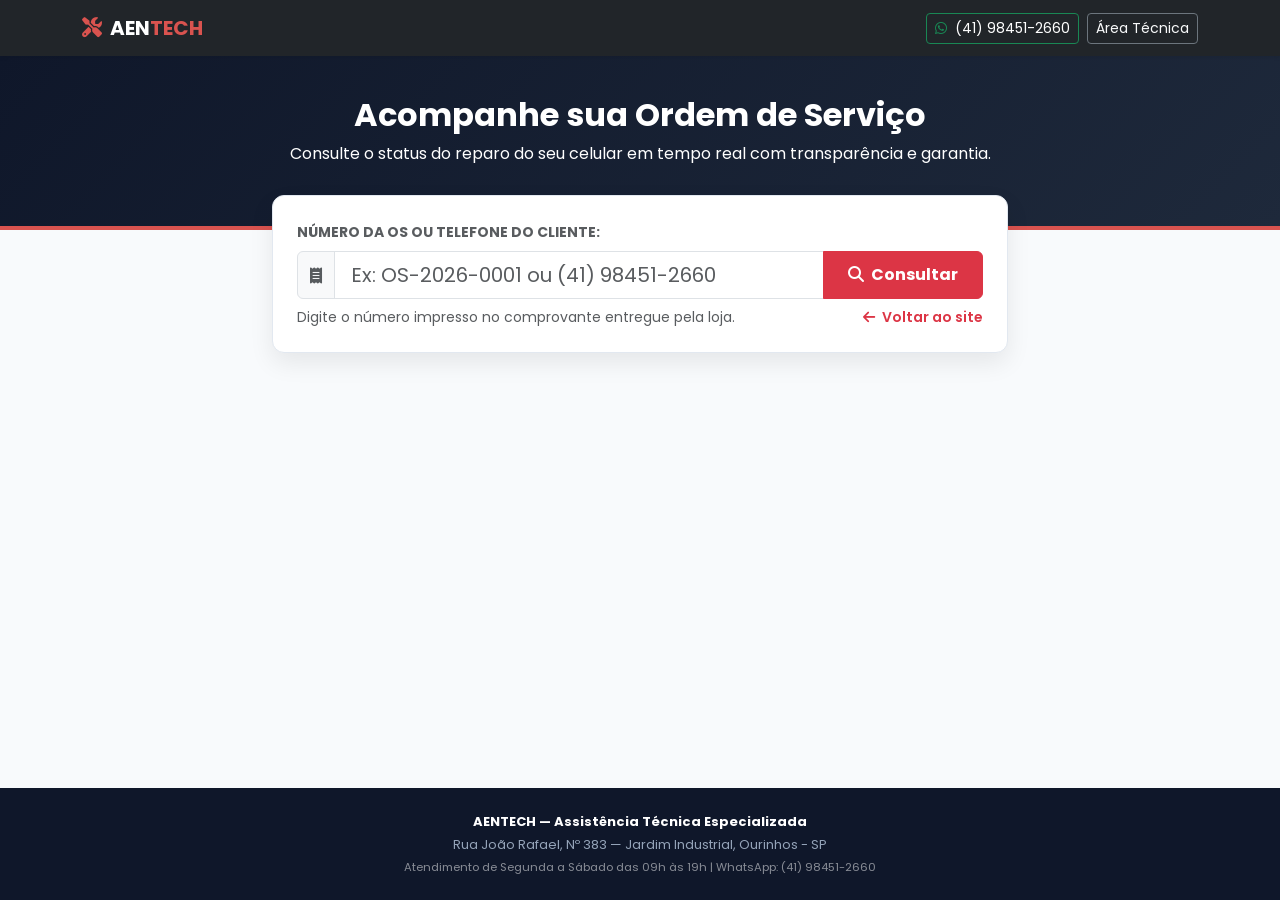
<file: consultar-os.html>
<!DOCTYPE html>
<html lang="pt-BR">
<head>
    <meta charset="UTF-8">
    <meta name="viewport" content="width=device-width, initial-scale=1.0">
    <title>Consultar Ordem de Serviço — AENTECH</title>
    <!-- Favicon -->
    <link rel="shortcut icon" href="https://aen.pythonanywhere.com/static/favicon.ico" type="image/x-icon">
    <!-- Bootstrap 5 CSS -->
    <link href="https://cdn.jsdelivr.net/npm/bootstrap@5.3.3/dist/css/bootstrap.min.css" rel="stylesheet">
    <!-- Font Awesome -->
    <link rel="stylesheet" href="https://cdnjs.cloudflare.com/ajax/libs/font-awesome/6.5.2/css/all.min.css">
    <!-- Google Fonts -->
    <link rel="preconnect" href="https://fonts.googleapis.com">
    <link href="https://fonts.googleapis.com/css2?family=Poppins:wght@300;400;500;600;700;800&display=swap" rel="stylesheet">

    <style>
        body {
            font-family: 'Poppins', sans-serif;
            background-color: #f8fafc;
            color: #1e293b;
            min-height: 100vh;
            display: flex;
            flex-direction: column;
        }

        .brand-accent {
            color: #d9534f;
        }

        .hero-banner {
            background: linear-gradient(135deg, #0f172a 0%, #1e293b 100%);
            color: #fff;
            padding: 40px 0 60px;
            text-align: center;
            border-bottom: 4px solid #d9534f;
        }

        .search-card {
            margin-top: -35px;
            background: #ffffff;
            border-radius: 12px;
            box-shadow: 0 10px 25px rgba(0,0,0,0.08);
            border: 1px solid #e2e8f0;
            padding: 24px;
        }

        /* Timeline de Status */
        .timeline-steps {
            display: flex;
            justify-content: space-between;
            align-items: center;
            position: relative;
            margin: 30px 0;
        }

        .timeline-steps::before {
            content: '';
            position: absolute;
            top: 20px;
            left: 20px;
            right: 20px;
            height: 4px;
            background-color: #e2e8f0;
            z-index: 1;
        }

        .timeline-step {
            position: relative;
            z-index: 2;
            text-align: center;
            flex: 1;
        }

        .timeline-step-icon {
            width: 44px;
            height: 44px;
            border-radius: 50%;
            background-color: #e2e8f0;
            color: #64748b;
            display: flex;
            align-items: center;
            justify-content: center;
            margin: 0 auto 8px;
            font-size: 16px;
            transition: all 0.3s ease;
            border: 3px solid #fff;
            box-shadow: 0 2px 6px rgba(0,0,0,0.06);
        }

        .timeline-step.active .timeline-step-icon {
            background-color: #2563eb;
            color: #fff;
        }

        .timeline-step.completed .timeline-step-icon {
            background-color: #16a34a;
            color: #fff;
        }

        .timeline-step-title {
            font-size: 11px;
            font-weight: 600;
            color: #64748b;
        }

        .timeline-step.active .timeline-step-title {
            color: #2563eb;
            font-weight: 700;
        }

        .timeline-step.completed .timeline-step-title {
            color: #16a34a;
        }

        .info-card {
            background: #ffffff;
            border-radius: 12px;
            box-shadow: 0 4px 14px rgba(0,0,0,0.05);
            border: 1px solid #e2e8f0;
            padding: 24px;
        }

        .status-badge-lg {
            padding: 8px 20px;
            border-radius: 30px;
            font-size: 13px;
            font-weight: 700;
            text-transform: uppercase;
            display: inline-block;
        }

        footer {
            margin-top: auto;
            background-color: #0f172a;
            color: #94a3b8;
            padding: 24px 0;
            font-size: 13px;
        }
    </style>
</head>
<body>

    <!-- NAVBAR -->
    <nav class="navbar navbar-expand-lg navbar-dark bg-dark shadow-sm">
        <div class="container">
            <a class="navbar-brand fw-bold d-flex align-items-center" href="https://fazhoje.com/aentech/">
                <i class="fas fa-screwdriver-wrench brand-accent me-2"></i>
                <span>AEN<span class="brand-accent">TECH</span></span>
            </a>
            <div class="ms-auto d-flex align-items-center gap-2">
                <a href="https://wa.me/5541984512660" target="_blank" class="btn btn-outline-success btn-sm text-white border-success">
                    <i class="fab fa-whatsapp me-1 text-success"></i> (41) 98451-2660
                </a>
                <a href="admin.html" class="btn btn-outline-secondary btn-sm text-light">
                    Área Técnica
                </a>
            </div>
        </div>
    </nav>

    <!-- HERO HEADER -->
    <div class="hero-banner">
        <div class="container">
            <h2 class="fw-bold mb-2">Acompanhe sua Ordem de Serviço</h2>
            <p class="text-light-50 mb-0">Consulte o status do reparo do seu celular em tempo real com transparência e garantia.</p>
        </div>
    </div>

    <!-- CONTAINER DA CONSULTA -->
    <div class="container mb-5">
        <div class="row justify-content-center">
            <div class="col-lg-8">
                <!-- CARD DE BUSCA -->
                <div class="search-card">
                    <form id="formConsulta" onsubmit="return false;">
                        <label for="inputNumeroOS" class="form-label fw-bold small text-muted text-uppercase">Número da OS ou Telefone do Cliente:</label>
                        <div class="input-group mb-2">
                            <span class="input-group-text bg-light"><i class="fas fa-receipt text-muted"></i></span>
                            <input type="text" class="form-control form-control-lg" id="inputNumeroOS" placeholder="Ex: OS-2026-0001 ou (41) 98451-2660" required>
                            <button type="submit" class="btn btn-danger px-4 fw-bold" id="btnBuscar">
                                <i class="fas fa-search me-1"></i> Consultar
                            </button>
                        </div>
                        <div class="d-flex justify-content-between align-items-center mt-2">
                            <span class="text-muted small">Digite o número impresso no comprovante entregue pela loja.</span>
                            <a href="https://fazhoje.com/aentech/" class="small text-decoration-none text-danger fw-semibold">
                                <i class="fas fa-arrow-left me-1"></i> Voltar ao site
                            </a>
                        </div>
                    </form>
                </div>

                <!-- ALERTA DE ERRO OU CARREGAMENTO -->
                <div id="alertaConsulta" class="alert d-none mt-3" role="alert"></div>

                <!-- CARD COM RESULTADO DA CONSULTA -->
                <div id="cardResultado" class="info-card mt-4 d-none">
                    <div class="d-flex justify-content-between align-items-start flex-wrap gap-2 border-bottom pb-3 mb-3">
                        <div>
                            <span class="text-muted small text-uppercase fw-semibold">ORDEM DE SERVIÇO</span>
                            <h3 class="fw-bold mb-0 text-danger" id="resNumeroOS">OS-XXXX</h3>
                            <div class="small text-muted mt-1" id="resDataEntrada">Entrada: --/--/----</div>
                        </div>
                        <div class="text-end">
                            <span class="status-badge-lg bg-success text-white" id="resStatusBadge">Em Diagnóstico</span>
                        </div>
                    </div>

                    <!-- LINHA DO TEMPO VISUAL DO STATUS -->
                    <div class="timeline-steps my-4" id="timelineContainer">
                        <div class="timeline-step" id="step1">
                            <div class="timeline-step-icon"><i class="fas fa-clipboard-check"></i></div>
                            <div class="timeline-step-title">Recebido</div>
                        </div>
                        <div class="timeline-step" id="step2">
                            <div class="timeline-step-icon"><i class="fas fa-magnifying-glass"></i></div>
                            <div class="timeline-step-title">Diagnóstico</div>
                        </div>
                        <div class="timeline-step" id="step3">
                            <div class="timeline-step-icon"><i class="fas fa-file-invoice-dollar"></i></div>
                            <div class="timeline-step-title">Orçamento Aprovado</div>
                        </div>
                        <div class="timeline-step" id="step4">
                            <div class="timeline-step-icon"><i class="fas fa-screwdriver-wrench"></i></div>
                            <div class="timeline-step-title">Em Reparo</div>
                        </div>
                        <div class="timeline-step" id="step5">
                            <div class="timeline-step-icon"><i class="fas fa-circle-check"></i></div>
                            <div class="timeline-step-title">Pronto / Entregue</div>
                        </div>
                    </div>

                    <!-- DETALHES DO APARELHO E REPARO -->
                    <div class="row g-3 mb-4">
                        <div class="col-md-6">
                            <div class="p-3 bg-light rounded border h-100">
                                <h6 class="fw-bold mb-2 text-dark"><i class="fas fa-mobile-screen me-2 text-danger"></i>Dados do Aparelho</h6>
                                <p class="mb-1 small"><strong>Modelo:</strong> <span id="resModelo">-</span></p>
                                <p class="mb-1 small"><strong>Cor:</strong> <span id="resCor">-</span></p>
                                <p class="mb-1 small"><strong>IMEI 1:</strong> <span id="resIMEI">-</span></p>
                                <p class="mb-0 small"><strong>Cliente:</strong> <span id="resCliente">-</span></p>
                            </div>
                        </div>
                        <div class="col-md-6">
                            <div class="p-3 bg-light rounded border h-100">
                                <h6 class="fw-bold mb-2 text-dark"><i class="fas fa-shield-halved me-2 text-success"></i>Serviço & Garantia</h6>
                                <p class="mb-1 small"><strong>Técnico:</strong> <span id="resTecnico">-</span></p>
                                <p class="mb-1 small"><strong>Garantia:</strong> 90 dias por escrito</p>
                                <p class="mb-1 small"><strong>Problemas:</strong> <span id="resProblemas">-</span></p>
                                <p class="mb-0 small"><strong>Valor:</strong> <span class="fw-bold text-success" id="resValor">R$ 0,00</span></p>
                            </div>
                        </div>
                    </div>

                    <!-- LAUDO TÉCNICO SE DISPONÍVEL -->
                    <div id="blocoLaudo" class="p-3 bg-white border border-success-subtle rounded mb-4 d-none">
                        <h6 class="fw-bold text-success mb-1"><i class="fas fa-comment-dots me-2"></i>Observações do Técnico:</h6>
                        <p class="small text-muted mb-0" id="resLaudo"></p>
                    </div>

                    <!-- AÇÕES E CONTATO DIRETO -->
                    <div class="d-flex justify-content-between align-items-center flex-wrap gap-2 pt-2 border-top">
                        <a id="btnWhatsDuvida" href="https://wa.me/5541984512660" target="_blank" class="btn btn-success fw-bold">
                            <i class="fab fa-whatsapp me-2"></i> Tirar Dúvidas no WhatsApp
                        </a>
                        <a id="btnImprimirComprovante" href="#" target="_blank" class="btn btn-outline-secondary">
                            <i class="fas fa-print me-1"></i> Imprimir Comprovante
                        </a>
                    </div>
                </div>

            </div>
        </div>
    </div>

    <!-- FOOTER -->
    <footer>
        <div class="container text-center">
            <p class="mb-1 fw-bold text-white">AENTECH — Assistência Técnica Especializada</p>
            <p class="mb-1">Rua João Rafael, Nº 383 — Jardim Industrial, Ourinhos - SP</p>
            <p class="mb-0 text-white-50 small">Atendimento de Segunda a Sábado das 09h às 19h | WhatsApp: (41) 98451-2660</p>
        </div>
    </footer>

    <script>
        // Determina URL da API
        function getApiUrl() {
            const saved = localStorage.getItem('AENTECH_API_URL');
            if (saved) return saved.replace(/\/+$/, '');
            const host = window.location.hostname;
            if (!host || host === 'localhost' || host === '127.0.0.1') {
                return window.location.port === '5000' ? '' : 'http://localhost:5000';
            }
            return 'https://aen.pythonanywhere.com';
        }
        const API_URL = getApiUrl();

        const form = document.getElementById('formConsulta');
        const inputNumero = document.getElementById('inputNumeroOS');
        const btnBuscar = document.getElementById('btnBuscar');
        const alerta = document.getElementById('alertaConsulta');
        const cardResultado = document.getElementById('cardResultado');

        function mostrarAlerta(msg, tipo = 'info') {
            alerta.textContent = msg;
            alerta.className = `alert alert-${tipo} mt-3`;
            alerta.classList.remove('d-none');
        }

        function ocultarAlerta() {
            alerta.classList.add('d-none');
        }

        // Atualiza a barra de linha do tempo
        function atualizarTimeline(status) {
            const s = (status || '').toLowerCase();
            const steps = [
                document.getElementById('step1'),
                document.getElementById('step2'),
                document.getElementById('step3'),
                document.getElementById('step4'),
                document.getElementById('step5')
            ];

            steps.forEach(st => st.className = 'timeline-step');

            if (s.includes('pendente') || s.includes('recebido')) {
                steps[0].classList.add('active');
            } else if (s.includes('diagnóstico')) {
                steps[0].classList.add('completed');
                steps[1].classList.add('active');
            } else if (s.includes('aguardando') || s.includes('aprovado')) {
                steps[0].classList.add('completed');
                steps[1].classList.add('completed');
                steps[2].classList.add('active');
            } else if (s.includes('reparo')) {
                steps[0].classList.add('completed');
                steps[1].classList.add('completed');
                steps[2].classList.add('completed');
                steps[3].classList.add('active');
            } else if (s.includes('concluído') || s.includes('entregue')) {
                steps[0].classList.add('completed');
                steps[1].classList.add('completed');
                steps[2].classList.add('completed');
                steps[3].classList.add('completed');
                steps[5 - 1].classList.add('completed');
            } else {
                steps[0].classList.add('active');
            }
        }

        // Executa busca da OS (endpoint público de consulta)
        async function buscarOrdem(termo) {
            if (!termo) return;
            ocultarAlerta();
            cardResultado.classList.add('d-none');

            btnBuscar.disabled = true;
            btnBuscar.innerHTML = '<i class="fas fa-spinner fa-spin"></i> Buscando...';

            try {
                const resp = await fetch(`${API_URL}/api/consulta?termo=${encodeURIComponent(termo.trim())}`);
                const json = await resp.json().catch(() => ({}));
                if (!resp.ok || !json.ok || !json.ordem) {
                    mostrarAlerta(json.erro || `Nenhuma Ordem de Serviço encontrada para "${termo}". Por favor, confira o número ou telefone digitado.`, 'warning');
                    return;
                }
                const os = json.ordem;

                // Preenche dados no card
                document.getElementById('resNumeroOS').textContent = os.os_numero;
                document.getElementById('resDataEntrada').textContent = `Data de Entrada: ${os.data || '-'}`;
                document.getElementById('resStatusBadge').textContent = os.status || 'Pendente';
                document.getElementById('resModelo').textContent = `${os.marca || ''} ${os.modelo || 'Não informado'}`.trim();
                document.getElementById('resCor').textContent = os.cor || 'Não informada';
                document.getElementById('resIMEI').textContent = os.imei1 || 'Não informado';
                document.getElementById('resCliente').textContent = os.cliente_nome;
                document.getElementById('resTecnico').textContent = os.tecnico || 'Corpo Técnico AENTECH';
                document.getElementById('resValor').textContent = os.valor ? `R$ ${os.valor}` : 'A definir no diagnóstico';

                const problemasStr = (os.problemas && os.problemas.length) ? os.problemas.join(', ') : 'Revisão geral';
                document.getElementById('resProblemas').textContent = problemasStr + (os.problemas_adicionais ? ` (${os.problemas_adicionais})` : '');

                if (os.laudo_tecnico) {
                    document.getElementById('resLaudo').textContent = os.laudo_tecnico;
                    document.getElementById('blocoLaudo').classList.remove('d-none');
                } else {
                    document.getElementById('blocoLaudo').classList.add('d-none');
                }

                // Atualiza links
                const msgWhats = encodeURIComponent(`Olá AENTECH! Gostaria de falar sobre minha Ordem de Serviço #${os.os_numero} (${os.marca || ''} ${os.modelo || ''}).`);
                document.getElementById('btnWhatsDuvida').href = `https://wa.me/5541984512660?text=${msgWhats}`;
                document.getElementById('btnImprimirComprovante').href = `ordem-de-servico.html?id=${os.id}&print=1`;

                atualizarTimeline(os.status);
                cardResultado.classList.remove('d-none');
            } catch (err) {
                console.error(err);
                mostrarAlerta(`Erro ao conectar com o servidor: ${err.message}`, 'danger');
            } finally {
                btnBuscar.disabled = false;
                btnBuscar.innerHTML = '<i class="fas fa-search me-1"></i> Consultar';
            }
        }

        form.addEventListener('submit', () => {
            const val = inputNumero.value.trim();
            if (val) buscarOrdem(val);
        });

        // Se veio parâmetro na URL (?os=OS-XXXX ou ?termo=...)
        window.addEventListener('DOMContentLoaded', () => {
            const params = new URLSearchParams(window.location.search);
            const num = params.get('os') || params.get('busca') || params.get('termo');
            if (num) {
                inputNumero.value = num;
                buscarOrdem(num);
            }
        });
    </script>
</body>
</html>
</file>
<file: static/css/style.css>
:root {
    --brand-primary: #0A2540;
    --brand-accent: #25D366;
    --brand-light: #f4f7fb;
    --brand-dark: #061a2e;
}

* { scroll-behavior: smooth; }

body {
    font-family: 'Poppins', system-ui, -apple-system, sans-serif;
    color: #1e293b;
    overflow-x: hidden;
}

.text-brand-primary { color: var(--brand-primary) !important; }
.text-brand-accent { color: var(--brand-accent) !important; }
.bg-brand-primary { background-color: var(--brand-primary) !important; }
.bg-brand-accent { background-color: var(--brand-accent) !important; }
.bg-brand-light { background-color: var(--brand-light) !important; }

/* ---------- Navbar ---------- */
#mainNav {
    background-color: rgba(10, 37, 64, 0.95);
    backdrop-filter: blur(10px);
    padding: 0.8rem 0;
    transition: all .3s ease;
}
#mainNav .nav-link {
    color: #e2e8f0;
    font-weight: 500;
    padding: 0.5rem 1rem;
    transition: color .2s;
}
#mainNav .nav-link:hover { color: var(--brand-accent); }

/* ---------- Hero ---------- */
.hero-section {
    min-height: 100vh;
    padding: 120px 0 80px;
    background: linear-gradient(135deg, var(--brand-primary) 0%, #0f3a63 100%);
    position: relative;
    overflow: hidden;
}
.hero-section::before {
    content: "";
    position: absolute;
    top: -30%; right: -10%;
    width: 600px; height: 600px;
    background: radial-gradient(circle, rgba(37, 211, 102, 0.15) 0%, transparent 70%);
    border-radius: 50%;
}
.hero-content { position: relative; z-index: 2; }
.hero-circle {
    width: 380px; height: 380px;
    border-radius: 50%;
    background: rgba(37, 211, 102, 0.1);
    border: 2px dashed rgba(37, 211, 102, 0.4);
    display: flex;
    align-items: center;
    justify-content: center;
    margin: 0 auto;
    animation: pulse 4s ease-in-out infinite;
}
.hero-circle i {
    font-size: 10rem;
    color: var(--brand-accent);
}
@keyframes pulse {
    0%, 100% { transform: scale(1); }
    50% { transform: scale(1.05); }
}

/* ---------- Cards de Serviço ---------- */
.service-card {
    border-radius: 18px;
    transition: transform .3s ease, box-shadow .3s ease;
}
.service-card:hover {
    transform: translateY(-8px);
    box-shadow: 0 20px 40px rgba(10, 37, 64, 0.12) !important;
}
.icon-circle {
    width: 72px; height: 72px;
    border-radius: 50%;
    background: rgba(37, 211, 102, 0.12);
    color: var(--brand-accent);
    display: flex;
    align-items: center;
    justify-content: center;
    font-size: 1.8rem;
}
.icon-circle-lg {
    width: 90px; height: 90px;
    border-radius: 50%;
    background: rgba(10, 37, 64, 0.06);
    color: var(--brand-primary);
    display: flex;
    align-items: center;
    justify-content: center;
    font-size: 2.2rem;
}

/* ---------- Passos ---------- */
.step-card { transition: transform .3s; }
.step-card:hover { transform: translateY(-5px); }
.step-number {
    position: absolute;
    top: 15px; right: 20px;
    font-size: 2.8rem;
    font-weight: 800;
    color: rgba(10, 37, 64, 0.06);
    line-height: 1;
}

/* ---------- Avatar / Depoimentos ---------- */
.avatar-circle {
    width: 48px; height: 48px;
    border-radius: 50%;
    background: var(--brand-primary);
    color: white;
    display: flex;
    align-items: center;
    justify-content: center;
    font-weight: 700;
    font-size: 1.2rem;
}

/* ---------- Marcas ---------- */
.brand-pill {
    padding: 8px 20px;
    background: #fff;
    border: 1px solid #e2e8f0;
    border-radius: 50px;
    font-weight: 600;
    color: #64748b;
    font-size: .9rem;
}

/* ---------- FAQ ---------- */
.accordion-button:not(.collapsed) {
    background-color: rgba(37, 211, 102, 0.1);
    color: var(--brand-primary);
    box-shadow: none;
}
.accordion-button:focus { box-shadow: none; }

/* ---------- CTA Final ---------- */
.cta-final {
    background: linear-gradient(135deg, var(--brand-primary) 0%, #1a4a7a 100%);
}

/* ---------- WhatsApp flutuante ---------- */
.whatsapp-float {
    position: fixed;
    bottom: 24px; right: 24px;
    width: 60px; height: 60px;
    background: var(--brand-accent);
    color: #fff;
    border-radius: 50%;
    display: flex;
    align-items: center;
    justify-content: center;
    font-size: 2rem;
    box-shadow: 0 8px 24px rgba(37, 211, 102, 0.5);
    z-index: 999;
    text-decoration: none;
    animation: bounce 2s infinite;
    transition: transform .2s;
}
.whatsapp-float:hover {
    color: #fff;
    transform: scale(1.1);
}
@keyframes bounce {
    0%, 100% { transform: translateY(0); }
    50% { transform: translateY(-6px); }
}

/* ---------- Responsivo ---------- */
@media (max-width: 768px) {
    .hero-section { padding: 100px 0 60px; text-align: center; }
    .display-4 { font-size: 2rem; }
    .whatsapp-float { width: 54px; height: 54px; font-size: 1.6rem; }
}
</file>
